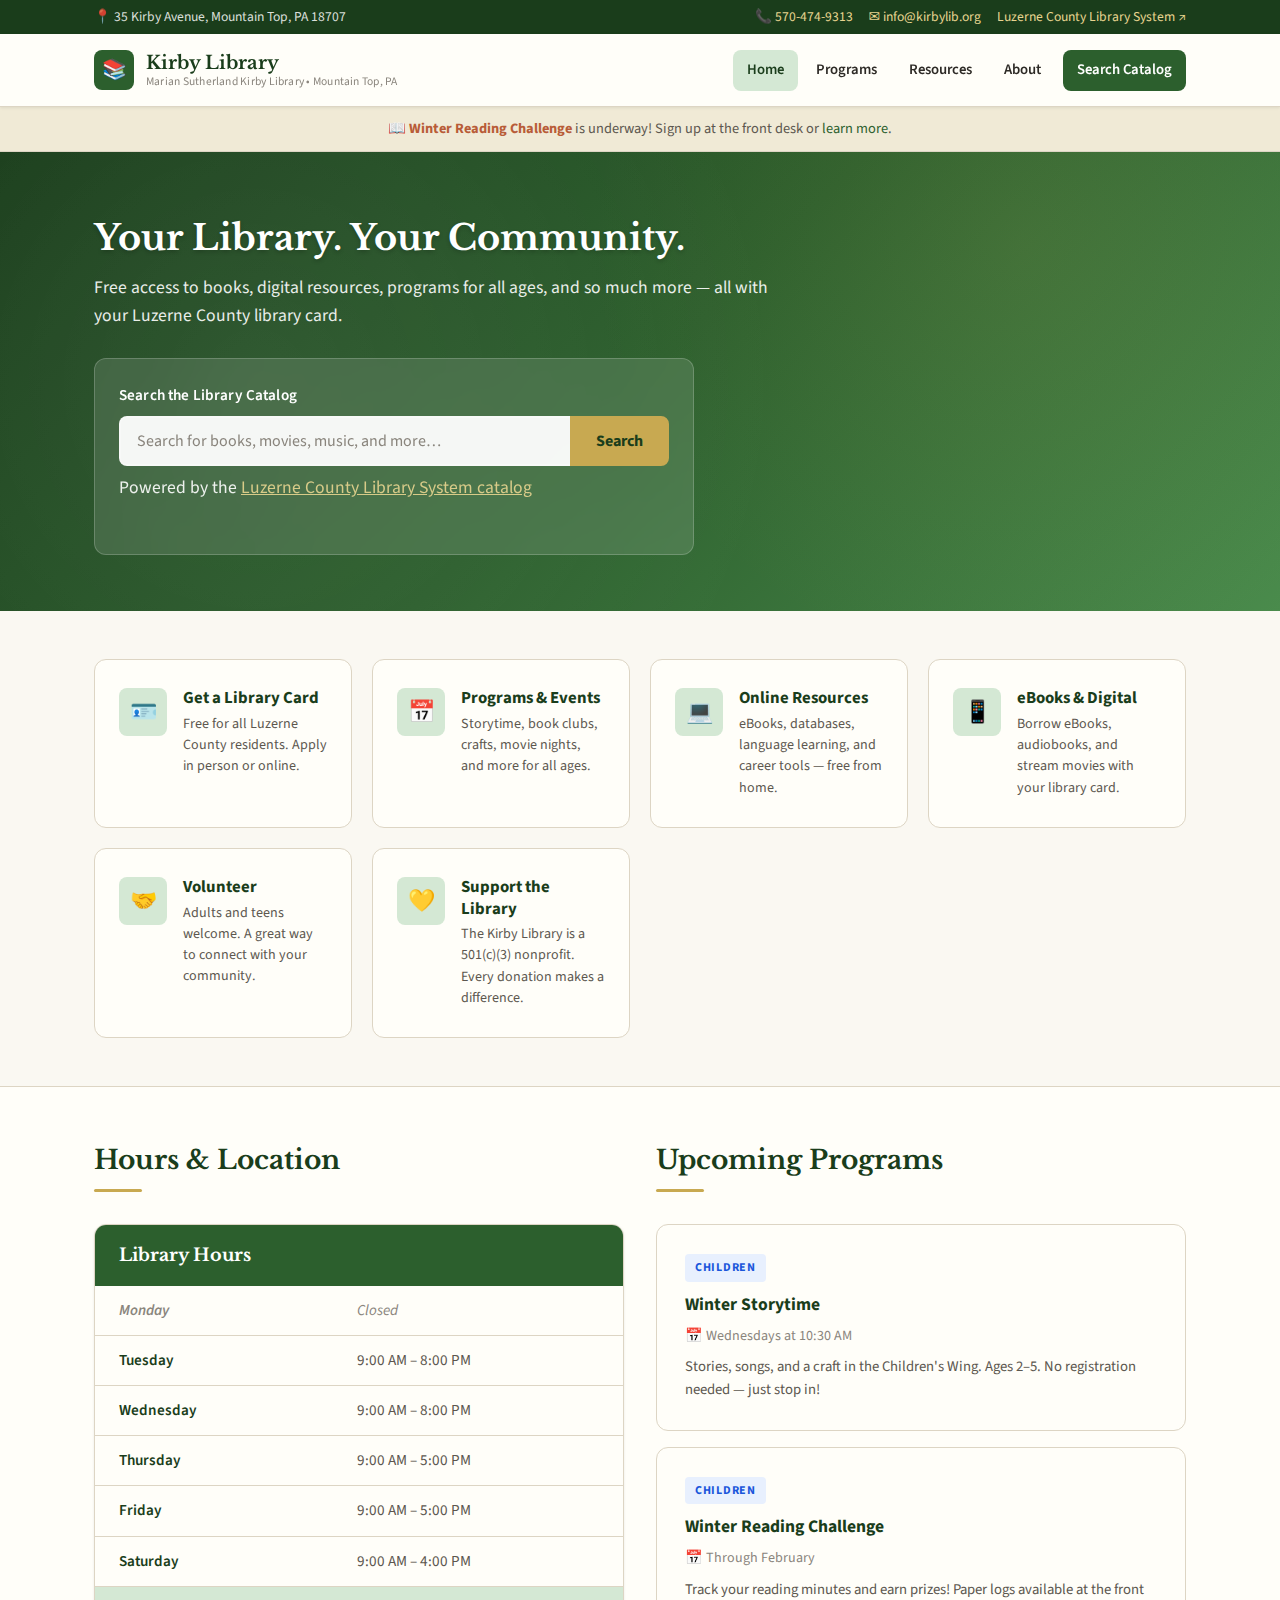
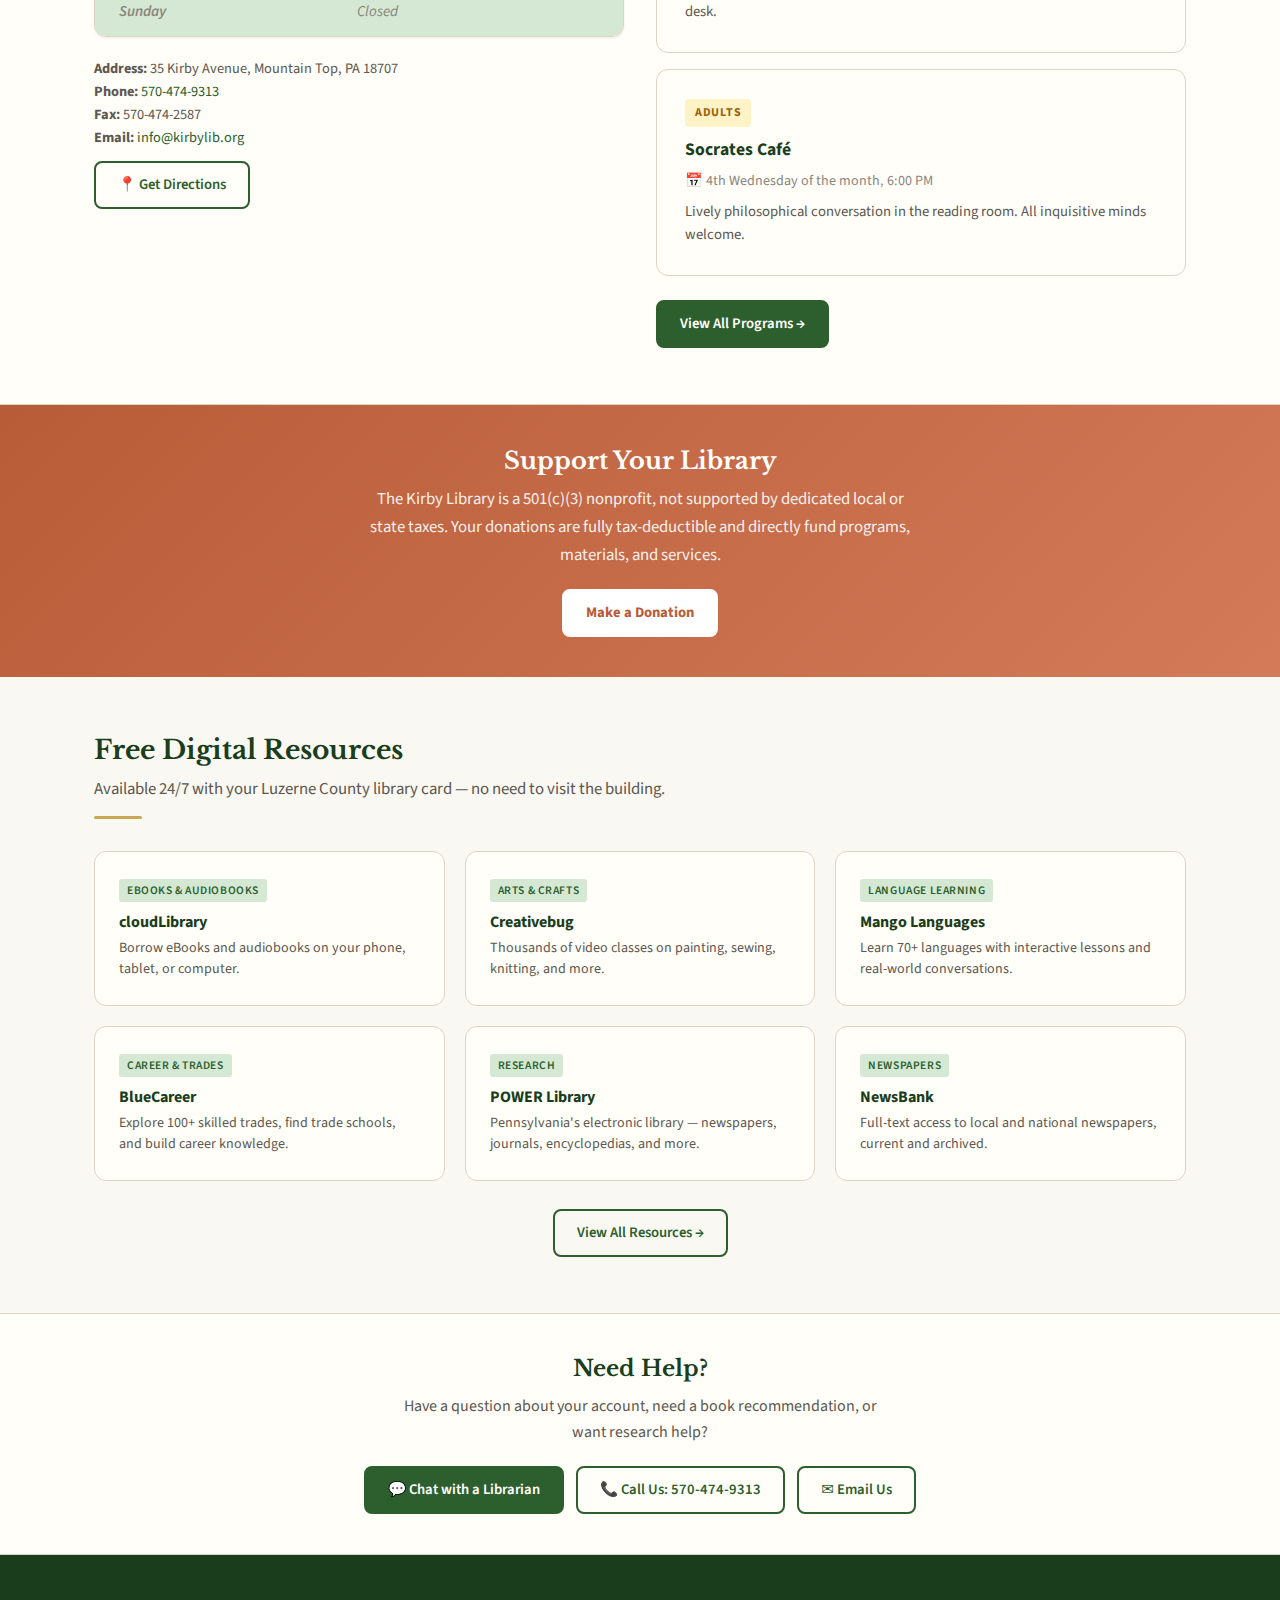
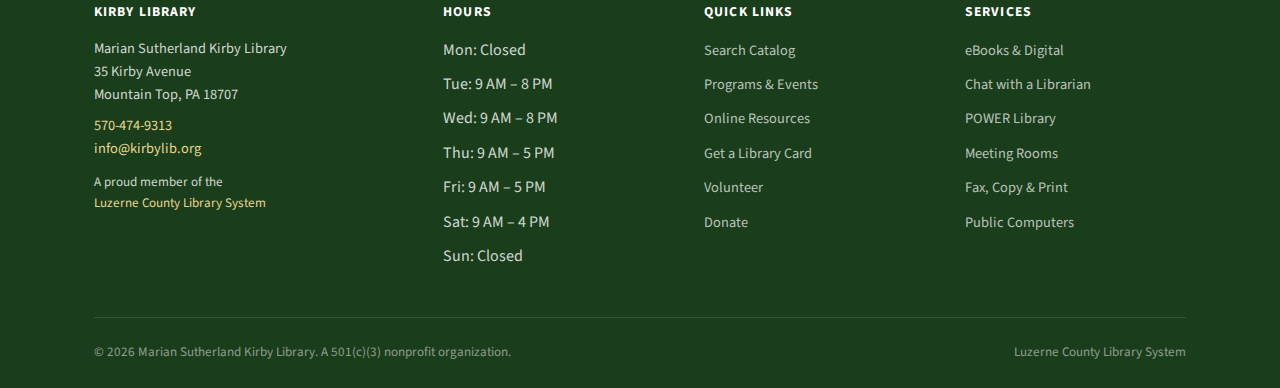
<file: index.html>
<!DOCTYPE html>
<html lang="en">
<head>
  <meta charset="UTF-8">
  <meta name="viewport" content="width=device-width, initial-scale=1.0">
  <title>Marian Sutherland Kirby Library — Mountain Top, PA</title>
  <meta name="description" content="Marian Sutherland Kirby Library in Mountain Top, PA. Part of the Luzerne County Library System. Books, programs, events, and digital resources — all free with your library card.">
  <link rel="stylesheet" href="css/styles.css">
</head>
<body>

<a href="#main" class="skip-link">Skip to main content</a>

<!-- Top Bar -->
<div class="top-bar">
  <div class="container">
    <div class="top-bar-hours">
      <span>📍 35 Kirby Avenue, Mountain Top, PA 18707</span>
    </div>
    <div class="top-bar-contact">
      <a href="tel:570-474-9313">📞 570-474-9313</a>
      <a href="mailto:info@kirbylib.org">✉ info@kirbylib.org</a>
      <a href="https://luzernelibraries.org" target="_blank" rel="noopener">Luzerne County Library System ↗</a>
    </div>
  </div>
</div>

<!-- Header -->
<header class="site-header">
  <div class="container">
    <a href="index.html" class="site-logo">
      <div class="site-logo-icon">📚</div>
      <h1>
        Kirby Library
        <small>Marian Sutherland Kirby Library &bull; Mountain Top, PA</small>
      </h1>
    </a>
    <button class="nav-toggle" aria-label="Toggle navigation" onclick="document.querySelector('.main-nav').classList.toggle('open')">☰</button>
    <nav class="main-nav" aria-label="Main navigation">
      <ul>
        <li><a href="index.html" class="active">Home</a></li>
        <li><a href="programs.html">Programs</a></li>
        <li><a href="resources.html">Resources</a></li>
        <li><a href="about.html">About</a></li>
        <li><a href="https://luzerne.aspendiscovery.org" target="_blank" rel="noopener" class="nav-cta">Search Catalog</a></li>
      </ul>
    </nav>
  </div>
</header>

<!-- Announcement Banner -->
<div class="announcement">
  <div class="container">
    📖 <strong>Winter Reading Challenge</strong> is underway! Sign up at the front desk or <a href="programs.html#reading-challenge">learn more</a>.
  </div>
</div>

<!-- Hero -->
<main id="main">
<section class="hero">
  <div class="container">
    <div class="hero-content">
      <h2>Your Library. Your Community.</h2>
      <p>Free access to books, digital resources, programs for all ages, and so much more — all with your Luzerne County library card.</p>

      <!-- Catalog Search -->
      <div class="catalog-search">
        <label for="catalog-query">Search the Library Catalog</label>
        <form class="catalog-search-bar" action="https://luzerne.aspendiscovery.org/Union/Search" method="GET" target="_blank">
          <input type="hidden" name="searchSource" value="local">
          <input type="text" id="catalog-query" name="lookfor" placeholder="Search for books, movies, music, and more…" autocomplete="off">
          <button type="submit">Search</button>
        </form>
        <p class="catalog-search-hint">
          Powered by the <a href="https://luzerne.aspendiscovery.org" target="_blank" rel="noopener">Luzerne County Library System catalog</a>
        </p>
      </div>
    </div>
  </div>
</section>

<!-- Quick Links -->
<section class="quick-links">
  <div class="container">
    <div class="quick-links-grid">

      <a href="about.html#library-card" class="quick-link-card">
        <div class="quick-link-icon">🪪</div>
        <div>
          <h3>Get a Library Card</h3>
          <p>Free for all Luzerne County residents. Apply in person or online.</p>
        </div>
      </a>

      <a href="programs.html" class="quick-link-card">
        <div class="quick-link-icon">📅</div>
        <div>
          <h3>Programs &amp; Events</h3>
          <p>Storytime, book clubs, crafts, movie nights, and more for all ages.</p>
        </div>
      </a>

      <a href="resources.html" class="quick-link-card">
        <div class="quick-link-icon">💻</div>
        <div>
          <h3>Online Resources</h3>
          <p>eBooks, databases, language learning, and career tools — free from home.</p>
        </div>
      </a>

      <a href="resources.html#digital-services" class="quick-link-card">
        <div class="quick-link-icon">📱</div>
        <div>
          <h3>eBooks &amp; Digital</h3>
          <p>Borrow eBooks, audiobooks, and stream movies with your library card.</p>
        </div>
      </a>

      <a href="about.html#volunteer" class="quick-link-card">
        <div class="quick-link-icon">🤝</div>
        <div>
          <h3>Volunteer</h3>
          <p>Adults and teens welcome. A great way to connect with your community.</p>
        </div>
      </a>

      <a href="about.html#donate" class="quick-link-card">
        <div class="quick-link-icon">💛</div>
        <div>
          <h3>Support the Library</h3>
          <p>The Kirby Library is a 501(c)(3) nonprofit. Every donation makes a difference.</p>
        </div>
      </a>

    </div>
  </div>
</section>

<!-- Hours & Info -->
<section class="section section-alt" id="hours">
  <div class="container">
    <div class="info-grid">

      <div>
        <div class="section-header">
          <h2>Hours &amp; Location</h2>
          <span class="section-line"></span>
        </div>

        <div class="hours-card">
          <div class="hours-card-header">Library Hours</div>
          <table class="hours-table">
            <tr class="closed">
              <td>Monday</td>
              <td>Closed</td>
            </tr>
            <tr>
              <td>Tuesday</td>
              <td>9:00 AM – 8:00 PM</td>
            </tr>
            <tr>
              <td>Wednesday</td>
              <td>9:00 AM – 8:00 PM</td>
            </tr>
            <tr>
              <td>Thursday</td>
              <td>9:00 AM – 5:00 PM</td>
            </tr>
            <tr>
              <td>Friday</td>
              <td>9:00 AM – 5:00 PM</td>
            </tr>
            <tr>
              <td>Saturday</td>
              <td>9:00 AM – 4:00 PM</td>
            </tr>
            <tr class="closed">
              <td>Sunday</td>
              <td>Closed</td>
            </tr>
          </table>
        </div>

        <div style="margin-top: 20px;">
          <p style="color: var(--color-text-light); font-size: 0.9rem; line-height: 1.6;">
            <strong>Address:</strong> 35 Kirby Avenue, Mountain Top, PA 18707<br>
            <strong>Phone:</strong> <a href="tel:570-474-9313">570-474-9313</a><br>
            <strong>Fax:</strong> 570-474-2587<br>
            <strong>Email:</strong> <a href="mailto:info@kirbylib.org">info@kirbylib.org</a>
          </p>
          <a href="https://www.google.com/maps/place/Marian+Sutherland+Kirby+Library/@41.1367,-75.8997,17z" target="_blank" rel="noopener" class="btn btn-outline" style="margin-top: 12px;">
            📍 Get Directions
          </a>
        </div>
      </div>

      <div>
        <div class="section-header">
          <h2>Upcoming Programs</h2>
          <span class="section-line"></span>
        </div>

        <div class="program-card" style="margin-bottom: 16px;">
          <span class="program-card-tag tag-children">Children</span>
          <h3>Winter Storytime</h3>
          <div class="program-time">📅 Wednesdays at 10:30 AM</div>
          <p>Stories, songs, and a craft in the Children's Wing. Ages 2–5. No registration needed — just stop in!</p>
        </div>

        <div class="program-card" style="margin-bottom: 16px;">
          <span class="program-card-tag tag-children">Children</span>
          <h3>Winter Reading Challenge</h3>
          <div class="program-time">📅 Through February</div>
          <p>Track your reading minutes and earn prizes! Paper logs available at the front desk.</p>
        </div>

        <div class="program-card" style="margin-bottom: 16px;">
          <span class="program-card-tag tag-adults">Adults</span>
          <h3>Socrates Café</h3>
          <div class="program-time">📅 4th Wednesday of the month, 6:00 PM</div>
          <p>Lively philosophical conversation in the reading room. All inquisitive minds welcome.</p>
        </div>

        <a href="programs.html" class="btn btn-primary" style="margin-top: 8px;">View All Programs →</a>
      </div>

    </div>
  </div>
</section>

<!-- Donate Banner -->
<section class="donate-banner">
  <div class="container">
    <h2>Support Your Library</h2>
    <p>The Kirby Library is a 501(c)(3) nonprofit, not supported by dedicated local or state taxes. Your donations are fully tax-deductible and directly fund programs, materials, and services.</p>
    <a href="about.html#donate" class="btn">Make a Donation</a>
  </div>
</section>

<!-- Resources Preview -->
<section class="section" id="resources-preview">
  <div class="container">
    <div class="section-header">
      <h2>Free Digital Resources</h2>
      <p>Available 24/7 with your Luzerne County library card — no need to visit the building.</p>
      <span class="section-line"></span>
    </div>

    <div class="resources-grid">

      <a href="https://www.yourcloudlibrary.com" target="_blank" rel="noopener" class="resource-card">
        <span class="resource-badge">eBooks &amp; Audiobooks</span>
        <h3>cloudLibrary</h3>
        <p>Borrow eBooks and audiobooks on your phone, tablet, or computer.</p>
      </a>

      <a href="https://www.creativebug.com/lib/luzernelibraries" target="_blank" rel="noopener" class="resource-card">
        <span class="resource-badge">Arts &amp; Crafts</span>
        <h3>Creativebug</h3>
        <p>Thousands of video classes on painting, sewing, knitting, and more.</p>
      </a>

      <a href="https://www.mangolanguages.com" target="_blank" rel="noopener" class="resource-card">
        <span class="resource-badge">Language Learning</span>
        <h3>Mango Languages</h3>
        <p>Learn 70+ languages with interactive lessons and real-world conversations.</p>
      </a>

      <a href="https://app.bluerecruit.us/library/welcome/wilkes-barre" target="_blank" rel="noopener" class="resource-card">
        <span class="resource-badge">Career &amp; Trades</span>
        <h3>BlueCareer</h3>
        <p>Explore 100+ skilled trades, find trade schools, and build career knowledge.</p>
      </a>

      <a href="https://www.powerlibrary.org/e-resources/?all=y&ID=PL1533" target="_blank" rel="noopener" class="resource-card">
        <span class="resource-badge">Research</span>
        <h3>POWER Library</h3>
        <p>Pennsylvania's electronic library — newspapers, journals, encyclopedias, and more.</p>
      </a>

      <a href="https://infoweb.newsbank.com/apps/news/?p=NewsBank" target="_blank" rel="noopener" class="resource-card">
        <span class="resource-badge">Newspapers</span>
        <h3>NewsBank</h3>
        <p>Full-text access to local and national newspapers, current and archived.</p>
      </a>

    </div>

    <div style="text-align: center; margin-top: 28px;">
      <a href="resources.html" class="btn btn-outline">View All Resources →</a>
    </div>
  </div>
</section>

<!-- Chat CTA -->
<section class="section section-alt" style="text-align: center; padding: 40px 0;">
  <div class="container">
    <h2 style="font-size: 1.4rem; margin-bottom: 10px;">Need Help?</h2>
    <p style="color: var(--color-text-light); max-width: 480px; margin: 0 auto 20px;">
      Have a question about your account, need a book recommendation, or want research help?
    </p>
    <div style="display: flex; gap: 12px; justify-content: center; flex-wrap: wrap;">
      <a href="https://luzernelibraries.org/chat-with-a-librarian/" target="_blank" rel="noopener" class="btn btn-primary">💬 Chat with a Librarian</a>
      <a href="tel:570-474-9313" class="btn btn-outline">📞 Call Us: 570-474-9313</a>
      <a href="mailto:info@kirbylib.org" class="btn btn-outline">✉ Email Us</a>
    </div>
  </div>
</section>

</main>

<!-- Footer -->
<footer class="site-footer">
  <div class="container">
    <div class="footer-grid">

      <div class="footer-col">
        <h4>Kirby Library</h4>
        <p>Marian Sutherland Kirby Library<br>
        35 Kirby Avenue<br>
        Mountain Top, PA 18707</p>
        <p><a href="tel:570-474-9313">570-474-9313</a><br>
        <a href="mailto:info@kirbylib.org">info@kirbylib.org</a></p>
        <p style="margin-top: 12px; font-size: 0.82rem;">
          A proud member of the<br>
          <a href="https://luzernelibraries.org" target="_blank" rel="noopener">Luzerne County Library System</a>
        </p>
      </div>

      <div class="footer-col">
        <h4>Hours</h4>
        <ul>
          <li>Mon: Closed</li>
          <li>Tue: 9 AM – 8 PM</li>
          <li>Wed: 9 AM – 8 PM</li>
          <li>Thu: 9 AM – 5 PM</li>
          <li>Fri: 9 AM – 5 PM</li>
          <li>Sat: 9 AM – 4 PM</li>
          <li>Sun: Closed</li>
        </ul>
      </div>

      <div class="footer-col">
        <h4>Quick Links</h4>
        <ul>
          <li><a href="https://luzerne.aspendiscovery.org" target="_blank" rel="noopener">Search Catalog</a></li>
          <li><a href="programs.html">Programs &amp; Events</a></li>
          <li><a href="resources.html">Online Resources</a></li>
          <li><a href="about.html#library-card">Get a Library Card</a></li>
          <li><a href="about.html#volunteer">Volunteer</a></li>
          <li><a href="about.html#donate">Donate</a></li>
        </ul>
      </div>

      <div class="footer-col">
        <h4>Services</h4>
        <ul>
          <li><a href="resources.html#digital-services">eBooks &amp; Digital</a></li>
          <li><a href="https://luzernelibraries.org/chat-with-a-librarian/" target="_blank" rel="noopener">Chat with a Librarian</a></li>
          <li><a href="resources.html">POWER Library</a></li>
          <li><a href="about.html#meeting-rooms">Meeting Rooms</a></li>
          <li><a href="about.html#services">Fax, Copy &amp; Print</a></li>
          <li><a href="about.html#internet">Public Computers</a></li>
        </ul>
      </div>

    </div>

    <div class="footer-bottom">
      <p>&copy; 2026 Marian Sutherland Kirby Library. A 501(c)(3) nonprofit organization.</p>
      <p>
        <a href="https://luzernelibraries.org" target="_blank" rel="noopener">Luzerne County Library System</a>
      </p>
    </div>
  </div>
</footer>

<script>
  // Highlight today's hours row
  const days = ['Sunday','Monday','Tuesday','Wednesday','Thursday','Friday','Saturday'];
  const today = days[new Date().getDay()];
  document.querySelectorAll('.hours-table tr').forEach(row => {
    if (row.querySelector('td')?.textContent.trim() === today) {
      row.classList.add('hours-today');
    }
  });
</script>

</body>
</html>
</file>
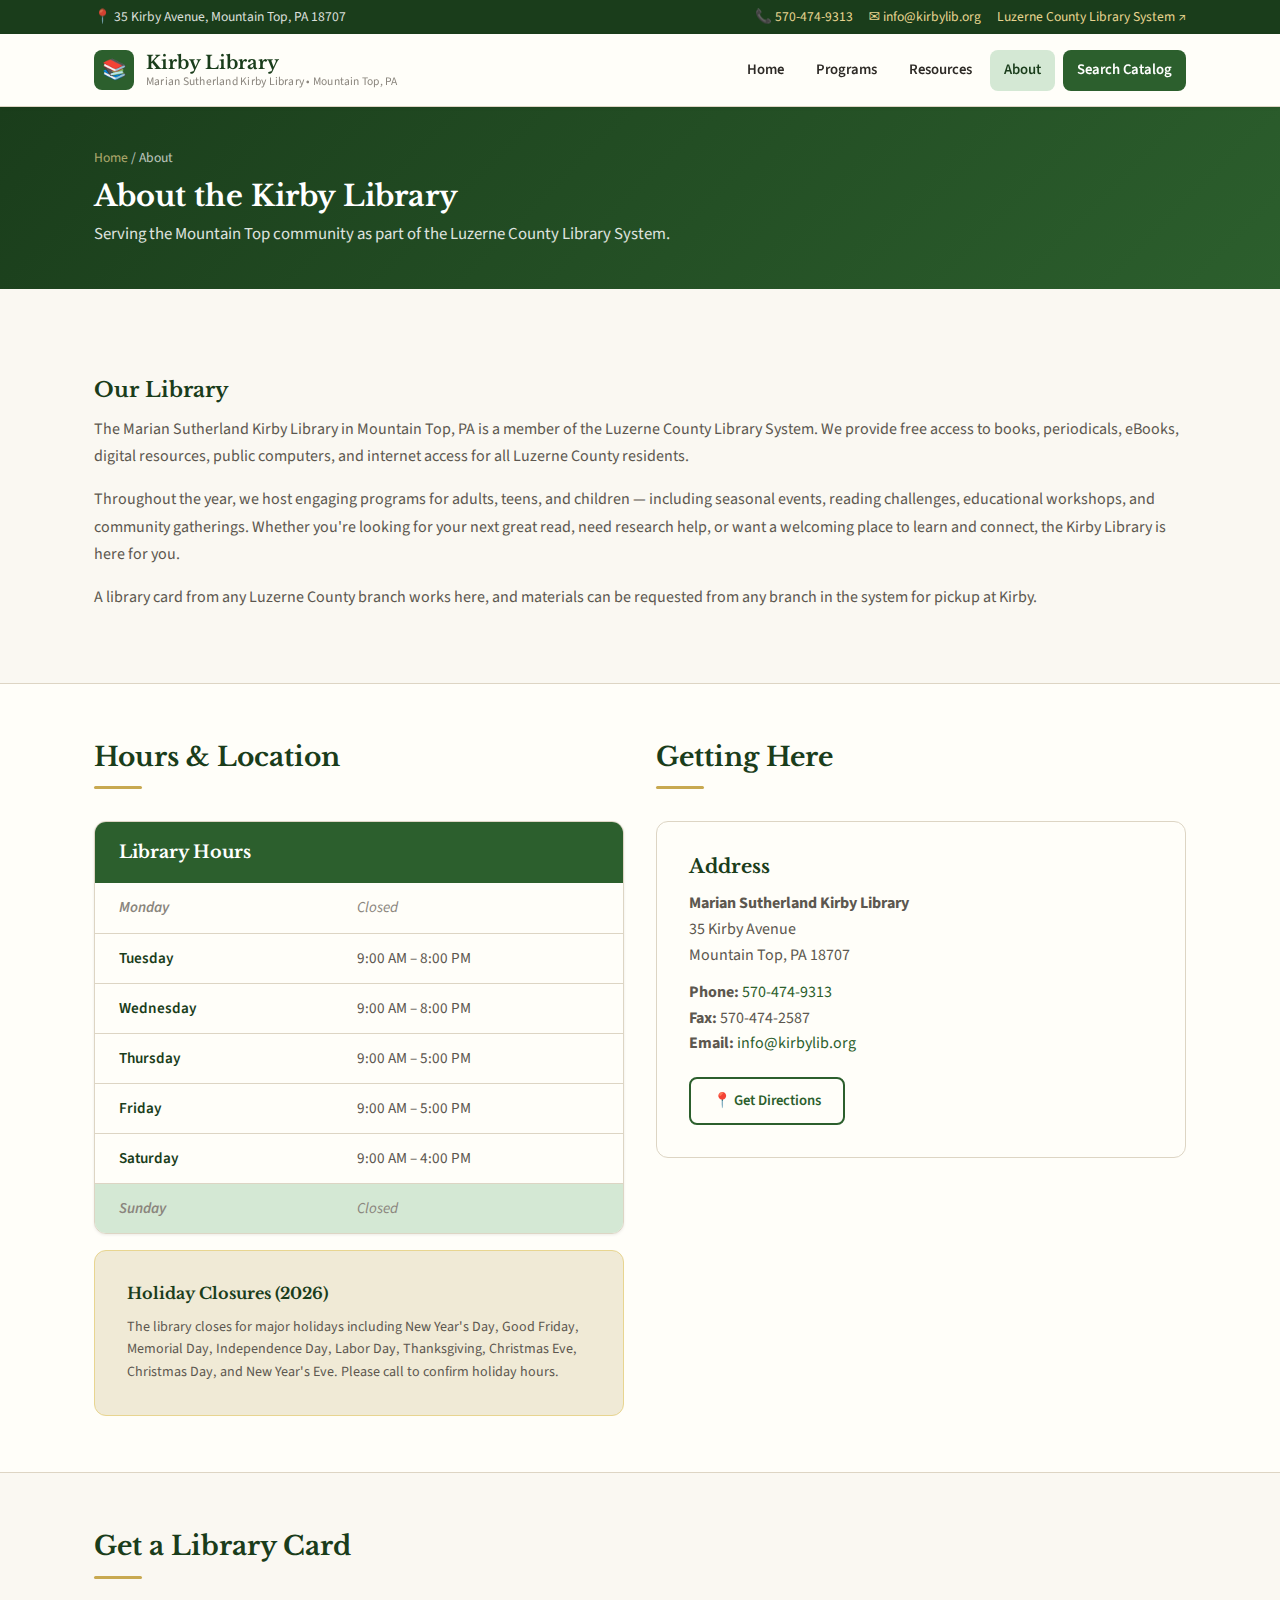
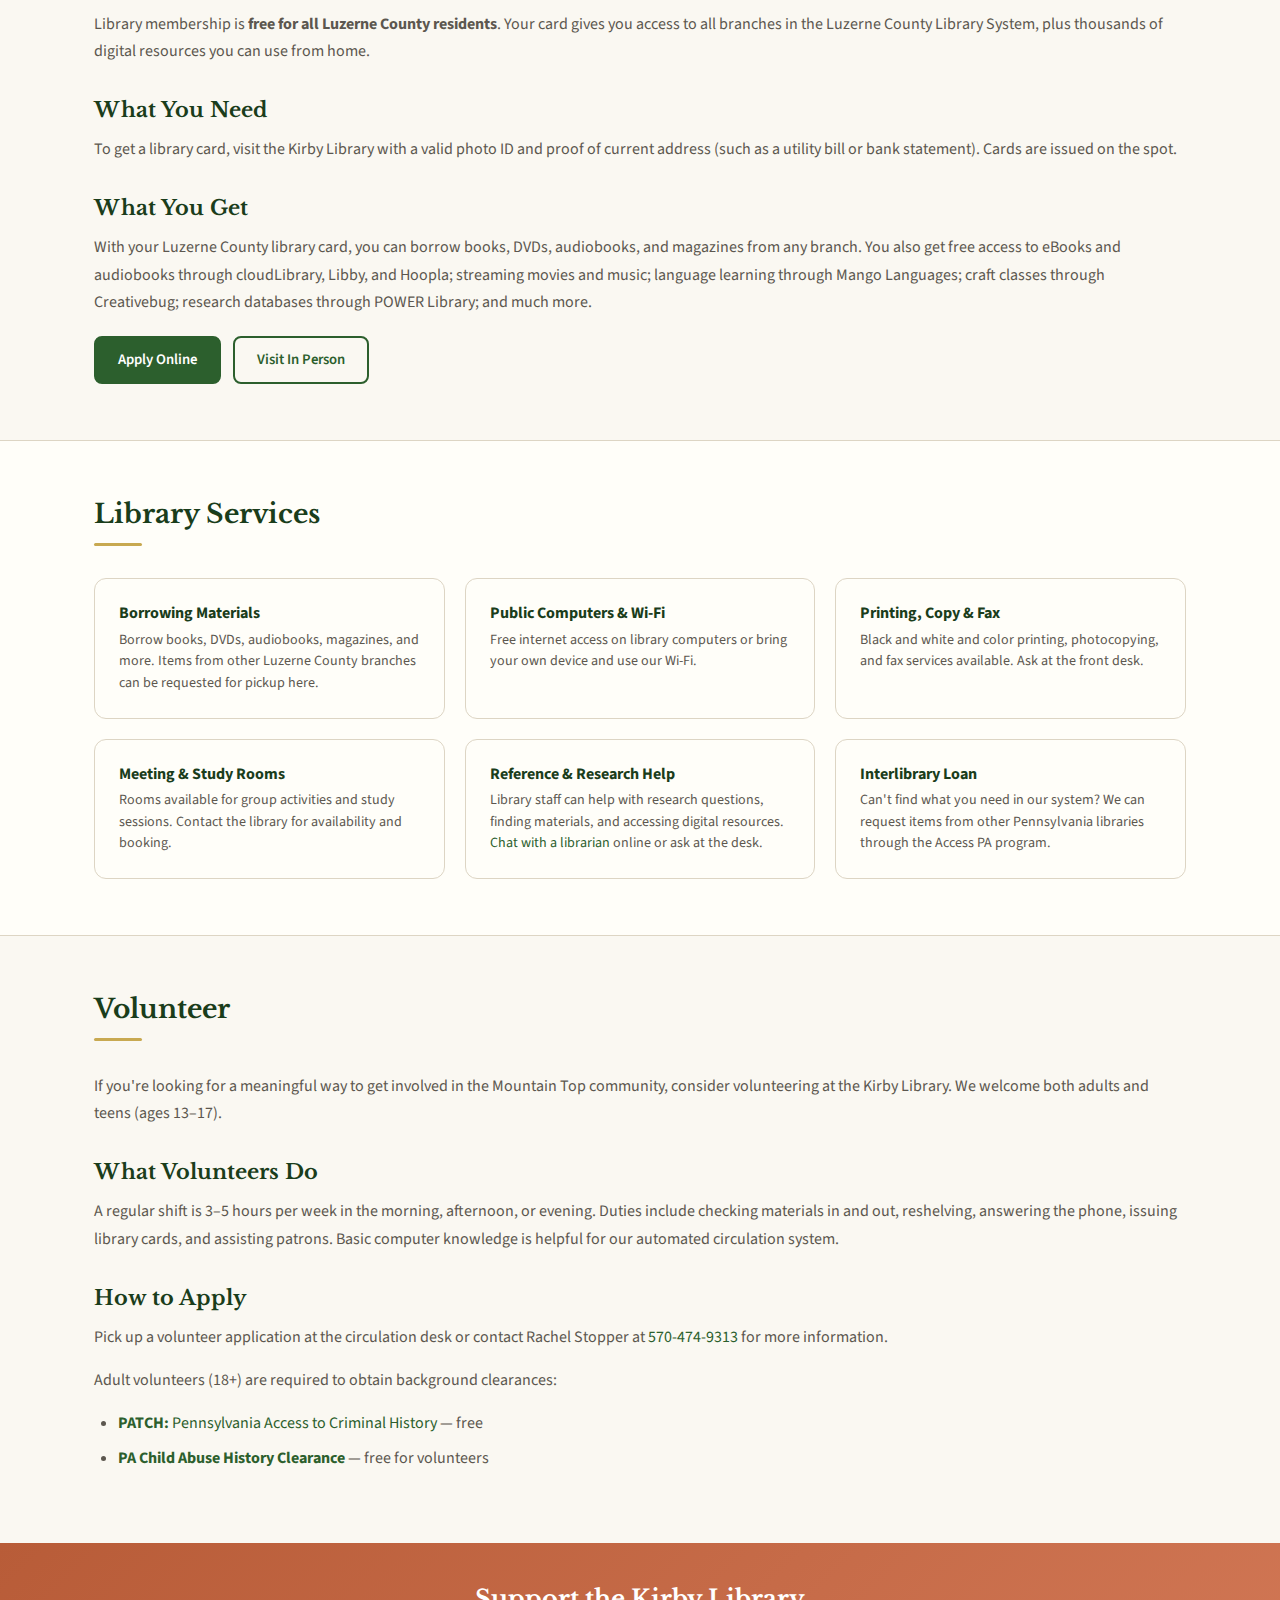
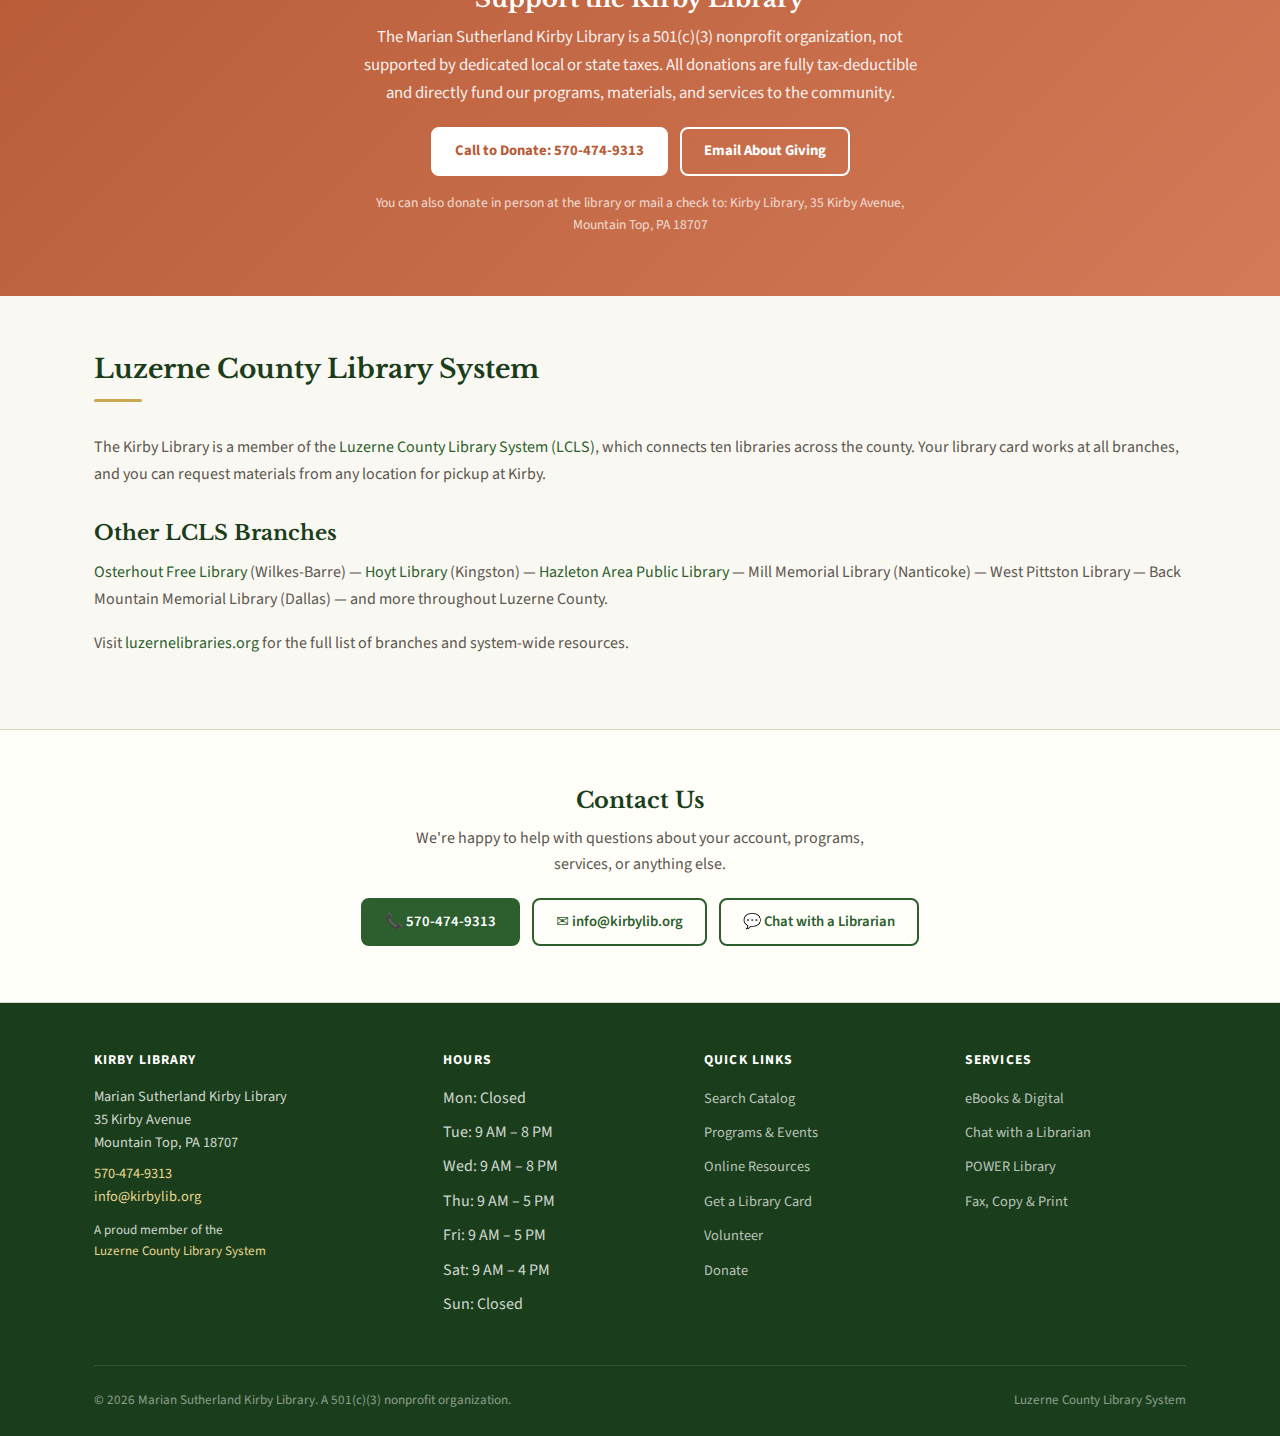
<file: about.html>
<!DOCTYPE html>
<html lang="en">
<head>
  <meta charset="UTF-8">
  <meta name="viewport" content="width=device-width, initial-scale=1.0">
  <title>About — Kirby Library</title>
  <meta name="description" content="About the Marian Sutherland Kirby Library. Hours, location, services, volunteering, and how to support your local library.">
  <link rel="stylesheet" href="css/styles.css">
</head>
<body>

<a href="#main" class="skip-link">Skip to main content</a>

<!-- Top Bar -->
<div class="top-bar">
  <div class="container">
    <div class="top-bar-hours">
      <span>📍 35 Kirby Avenue, Mountain Top, PA 18707</span>
    </div>
    <div class="top-bar-contact">
      <a href="tel:570-474-9313">📞 570-474-9313</a>
      <a href="mailto:info@kirbylib.org">✉ info@kirbylib.org</a>
      <a href="https://luzernelibraries.org" target="_blank" rel="noopener">Luzerne County Library System ↗</a>
    </div>
  </div>
</div>

<!-- Header -->
<header class="site-header">
  <div class="container">
    <a href="index.html" class="site-logo">
      <div class="site-logo-icon">📚</div>
      <h1>
        Kirby Library
        <small>Marian Sutherland Kirby Library &bull; Mountain Top, PA</small>
      </h1>
    </a>
    <button class="nav-toggle" aria-label="Toggle navigation" onclick="document.querySelector('.main-nav').classList.toggle('open')">☰</button>
    <nav class="main-nav" aria-label="Main navigation">
      <ul>
        <li><a href="index.html">Home</a></li>
        <li><a href="programs.html">Programs</a></li>
        <li><a href="resources.html">Resources</a></li>
        <li><a href="about.html" class="active">About</a></li>
        <li><a href="https://luzerne.aspendiscovery.org" target="_blank" rel="noopener" class="nav-cta">Search Catalog</a></li>
      </ul>
    </nav>
  </div>
</header>

<main id="main">

<!-- Page Header -->
<section class="page-header">
  <div class="container">
    <div class="breadcrumb"><a href="index.html">Home</a> / About</div>
    <h2>About the Kirby Library</h2>
    <p>Serving the Mountain Top community as part of the Luzerne County Library System.</p>
  </div>
</section>

<!-- About / Mission -->
<section class="section">
  <div class="container">
    <div class="content-body">
      <h3>Our Library</h3>
      <p>The Marian Sutherland Kirby Library in Mountain Top, PA is a member of the Luzerne County Library System. We provide free access to books, periodicals, eBooks, digital resources, public computers, and internet access for all Luzerne County residents.</p>
      <p>Throughout the year, we host engaging programs for adults, teens, and children — including seasonal events, reading challenges, educational workshops, and community gatherings. Whether you're looking for your next great read, need research help, or want a welcoming place to learn and connect, the Kirby Library is here for you.</p>
      <p>A library card from any Luzerne County branch works here, and materials can be requested from any branch in the system for pickup at Kirby.</p>
    </div>
  </div>
</section>

<!-- Hours & Location -->
<section class="section section-alt" id="hours">
  <div class="container">
    <div class="info-grid">

      <div>
        <div class="section-header">
          <h2>Hours &amp; Location</h2>
          <span class="section-line"></span>
        </div>

        <div class="hours-card">
          <div class="hours-card-header">Library Hours</div>
          <table class="hours-table">
            <tr class="closed"><td>Monday</td><td>Closed</td></tr>
            <tr><td>Tuesday</td><td>9:00 AM – 8:00 PM</td></tr>
            <tr><td>Wednesday</td><td>9:00 AM – 8:00 PM</td></tr>
            <tr><td>Thursday</td><td>9:00 AM – 5:00 PM</td></tr>
            <tr><td>Friday</td><td>9:00 AM – 5:00 PM</td></tr>
            <tr><td>Saturday</td><td>9:00 AM – 4:00 PM</td></tr>
            <tr class="closed"><td>Sunday</td><td>Closed</td></tr>
          </table>
        </div>

        <div style="margin-top: 16px;">
          <div class="info-block" style="background: var(--color-parchment); border-color: var(--color-gold-light);">
            <h3 style="font-size: 1rem;">Holiday Closures (2026)</h3>
            <p style="font-size: 0.88rem;">The library closes for major holidays including New Year's Day, Good Friday, Memorial Day, Independence Day, Labor Day, Thanksgiving, Christmas Eve, Christmas Day, and New Year's Eve. Please call to confirm holiday hours.</p>
          </div>
        </div>
      </div>

      <div>
        <div class="section-header">
          <h2>Getting Here</h2>
          <span class="section-line"></span>
        </div>

        <div class="info-block">
          <h3>Address</h3>
          <p>
            <strong>Marian Sutherland Kirby Library</strong><br>
            35 Kirby Avenue<br>
            Mountain Top, PA 18707
          </p>
          <p>
            <strong>Phone:</strong> <a href="tel:570-474-9313">570-474-9313</a><br>
            <strong>Fax:</strong> 570-474-2587<br>
            <strong>Email:</strong> <a href="mailto:info@kirbylib.org">info@kirbylib.org</a>
          </p>
          <a href="https://www.google.com/maps/place/Marian+Sutherland+Kirby+Library/@41.1367,-75.8997,17z" target="_blank" rel="noopener" class="btn btn-outline" style="margin-top: 8px;">📍 Get Directions</a>
        </div>
      </div>

    </div>
  </div>
</section>

<!-- Get a Library Card -->
<section class="section" id="library-card">
  <div class="container">
    <div class="content-body">
      <div class="section-header">
        <h2>Get a Library Card</h2>
        <span class="section-line"></span>
      </div>
      <p>Library membership is <strong>free for all Luzerne County residents</strong>. Your card gives you access to all branches in the Luzerne County Library System, plus thousands of digital resources you can use from home.</p>

      <h3>What You Need</h3>
      <p>To get a library card, visit the Kirby Library with a valid photo ID and proof of current address (such as a utility bill or bank statement). Cards are issued on the spot.</p>

      <h3>What You Get</h3>
      <p>With your Luzerne County library card, you can borrow books, DVDs, audiobooks, and magazines from any branch. You also get free access to eBooks and audiobooks through cloudLibrary, Libby, and Hoopla; streaming movies and music; language learning through Mango Languages; craft classes through Creativebug; research databases through POWER Library; and much more.</p>

      <div style="margin-top: 20px; display: flex; gap: 12px; flex-wrap: wrap;">
        <a href="https://luzerne.aspendiscovery.org/MyAccount/SelfReg" target="_blank" rel="noopener" class="btn btn-primary">Apply Online</a>
        <a href="index.html#hours" class="btn btn-outline">Visit In Person</a>
      </div>
    </div>
  </div>
</section>

<!-- Services -->
<section class="section section-alt" id="services">
  <div class="container">
    <div class="section-header">
      <h2>Library Services</h2>
      <span class="section-line"></span>
    </div>

    <div class="resources-grid" style="grid-template-columns: repeat(auto-fit, minmax(260px, 1fr));">

      <div class="resource-card">
        <h3>Borrowing Materials</h3>
        <p>Borrow books, DVDs, audiobooks, magazines, and more. Items from other Luzerne County branches can be requested for pickup here.</p>
      </div>

      <div class="resource-card" id="internet">
        <h3>Public Computers &amp; Wi-Fi</h3>
        <p>Free internet access on library computers or bring your own device and use our Wi-Fi.</p>
      </div>

      <div class="resource-card">
        <h3>Printing, Copy &amp; Fax</h3>
        <p>Black and white and color printing, photocopying, and fax services available. Ask at the front desk.</p>
      </div>

      <div class="resource-card" id="meeting-rooms">
        <h3>Meeting &amp; Study Rooms</h3>
        <p>Rooms available for group activities and study sessions. Contact the library for availability and booking.</p>
      </div>

      <div class="resource-card">
        <h3>Reference &amp; Research Help</h3>
        <p>Library staff can help with research questions, finding materials, and accessing digital resources. <a href="https://luzernelibraries.org/chat-with-a-librarian/" target="_blank" rel="noopener">Chat with a librarian</a> online or ask at the desk.</p>
      </div>

      <div class="resource-card">
        <h3>Interlibrary Loan</h3>
        <p>Can't find what you need in our system? We can request items from other Pennsylvania libraries through the Access PA program.</p>
      </div>

    </div>
  </div>
</section>

<!-- Volunteer -->
<section class="section" id="volunteer">
  <div class="container">
    <div class="content-body">
      <div class="section-header">
        <h2>Volunteer</h2>
        <span class="section-line"></span>
      </div>
      <p>If you're looking for a meaningful way to get involved in the Mountain Top community, consider volunteering at the Kirby Library. We welcome both adults and teens (ages 13–17).</p>

      <h3>What Volunteers Do</h3>
      <p>A regular shift is 3–5 hours per week in the morning, afternoon, or evening. Duties include checking materials in and out, reshelving, answering the phone, issuing library cards, and assisting patrons. Basic computer knowledge is helpful for our automated circulation system.</p>

      <h3>How to Apply</h3>
      <p>Pick up a volunteer application at the circulation desk or contact Rachel Stopper at <a href="tel:570-474-9313">570-474-9313</a> for more information.</p>
      <p>Adult volunteers (18+) are required to obtain background clearances:</p>
      <ul>
        <li><a href="https://epatch.state.pa.us" target="_blank" rel="noopener"><strong>PATCH:</strong> Pennsylvania Access to Criminal History</a> — free</li>
        <li><a href="https://www.compass.state.pa.us/cwis/public/home" target="_blank" rel="noopener"><strong>PA Child Abuse History Clearance</strong></a> — free for volunteers</li>
      </ul>
    </div>
  </div>
</section>

<!-- Donate -->
<section class="donate-banner" id="donate">
  <div class="container">
    <h2>Support the Kirby Library</h2>
    <p>The Marian Sutherland Kirby Library is a 501(c)(3) nonprofit organization, not supported by dedicated local or state taxes. All donations are fully tax-deductible and directly fund our programs, materials, and services to the community.</p>
    <div style="display: flex; gap: 12px; justify-content: center; flex-wrap: wrap;">
      <a href="tel:570-474-9313" class="btn">Call to Donate: 570-474-9313</a>
      <a href="mailto:info@kirbylib.org" class="btn" style="background: transparent; border-color: #fff; color: #fff;">Email About Giving</a>
    </div>
    <p style="font-size: 0.85rem; margin-top: 16px; opacity: 0.75;">You can also donate in person at the library or mail a check to: Kirby Library, 35 Kirby Avenue, Mountain Top, PA 18707</p>
  </div>
</section>

<!-- Luzerne County System -->
<section class="section" id="system">
  <div class="container">
    <div class="content-body">
      <div class="section-header">
        <h2>Luzerne County Library System</h2>
        <span class="section-line"></span>
      </div>
      <p>The Kirby Library is a member of the <a href="https://luzernelibraries.org" target="_blank" rel="noopener">Luzerne County Library System (LCLS)</a>, which connects ten libraries across the county. Your library card works at all branches, and you can request materials from any location for pickup at Kirby.</p>

      <h3>Other LCLS Branches</h3>
      <p>
        <a href="https://osterhout.info" target="_blank" rel="noopener">Osterhout Free Library</a> (Wilkes-Barre) —
        <a href="https://hoytlibrary.org" target="_blank" rel="noopener">Hoyt Library</a> (Kingston) —
        <a href="https://hazletonlibrary.org" target="_blank" rel="noopener">Hazleton Area Public Library</a> —
        Mill Memorial Library (Nanticoke) —
        West Pittston Library —
        Back Mountain Memorial Library (Dallas) —
        and more throughout Luzerne County.
      </p>
      <p>Visit <a href="https://luzernelibraries.org" target="_blank" rel="noopener">luzernelibraries.org</a> for the full list of branches and system-wide resources.</p>
    </div>
  </div>
</section>

<!-- Contact -->
<section class="section section-alt" id="contact" style="text-align: center;">
  <div class="container">
    <h2 style="font-size: 1.4rem; margin-bottom: 10px;">Contact Us</h2>
    <p style="color: var(--color-text-light); max-width: 480px; margin: 0 auto 20px;">
      We're happy to help with questions about your account, programs, services, or anything else.
    </p>
    <div style="display: flex; gap: 12px; justify-content: center; flex-wrap: wrap;">
      <a href="tel:570-474-9313" class="btn btn-primary">📞 570-474-9313</a>
      <a href="mailto:info@kirbylib.org" class="btn btn-outline">✉ info@kirbylib.org</a>
      <a href="https://luzernelibraries.org/chat-with-a-librarian/" target="_blank" rel="noopener" class="btn btn-outline">💬 Chat with a Librarian</a>
    </div>
  </div>
</section>

</main>

<!-- Footer -->
<footer class="site-footer">
  <div class="container">
    <div class="footer-grid">
      <div class="footer-col">
        <h4>Kirby Library</h4>
        <p>Marian Sutherland Kirby Library<br>35 Kirby Avenue<br>Mountain Top, PA 18707</p>
        <p><a href="tel:570-474-9313">570-474-9313</a><br><a href="mailto:info@kirbylib.org">info@kirbylib.org</a></p>
        <p style="margin-top: 12px; font-size: 0.82rem;">A proud member of the<br><a href="https://luzernelibraries.org" target="_blank" rel="noopener">Luzerne County Library System</a></p>
      </div>
      <div class="footer-col">
        <h4>Hours</h4>
        <ul>
          <li>Mon: Closed</li>
          <li>Tue: 9 AM – 8 PM</li>
          <li>Wed: 9 AM – 8 PM</li>
          <li>Thu: 9 AM – 5 PM</li>
          <li>Fri: 9 AM – 5 PM</li>
          <li>Sat: 9 AM – 4 PM</li>
          <li>Sun: Closed</li>
        </ul>
      </div>
      <div class="footer-col">
        <h4>Quick Links</h4>
        <ul>
          <li><a href="https://luzerne.aspendiscovery.org" target="_blank" rel="noopener">Search Catalog</a></li>
          <li><a href="programs.html">Programs &amp; Events</a></li>
          <li><a href="resources.html">Online Resources</a></li>
          <li><a href="about.html#library-card">Get a Library Card</a></li>
          <li><a href="about.html#volunteer">Volunteer</a></li>
          <li><a href="about.html#donate">Donate</a></li>
        </ul>
      </div>
      <div class="footer-col">
        <h4>Services</h4>
        <ul>
          <li><a href="resources.html#digital-services">eBooks &amp; Digital</a></li>
          <li><a href="https://luzernelibraries.org/chat-with-a-librarian/" target="_blank" rel="noopener">Chat with a Librarian</a></li>
          <li><a href="resources.html">POWER Library</a></li>
          <li><a href="about.html#services">Fax, Copy &amp; Print</a></li>
        </ul>
      </div>
    </div>
    <div class="footer-bottom">
      <p>&copy; 2026 Marian Sutherland Kirby Library. A 501(c)(3) nonprofit organization.</p>
      <p><a href="https://luzernelibraries.org" target="_blank" rel="noopener">Luzerne County Library System</a></p>
    </div>
  </div>
</footer>

<script>
  const days = ['Sunday','Monday','Tuesday','Wednesday','Thursday','Friday','Saturday'];
  const today = days[new Date().getDay()];
  document.querySelectorAll('.hours-table tr').forEach(row => {
    if (row.querySelector('td')?.textContent.trim() === today) {
      row.classList.add('hours-today');
    }
  });
</script>

</body>
</html>
</file>
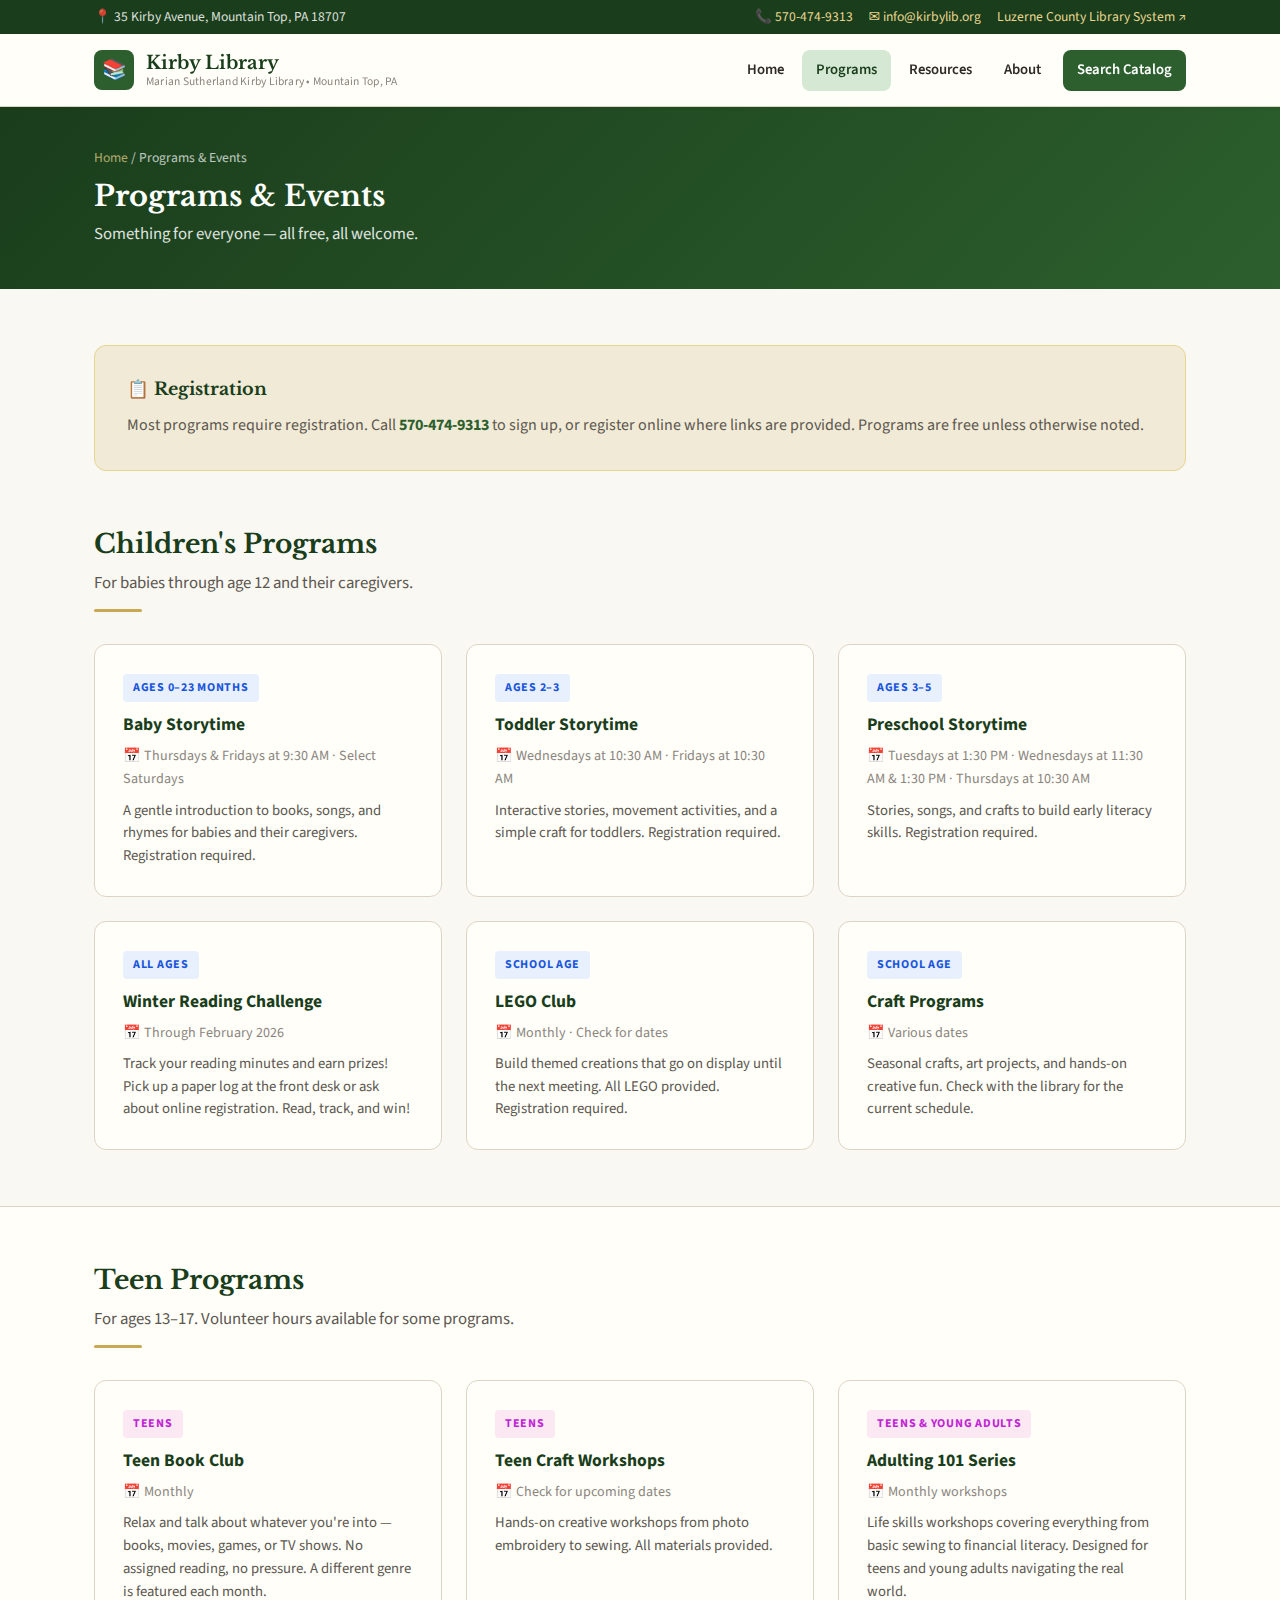
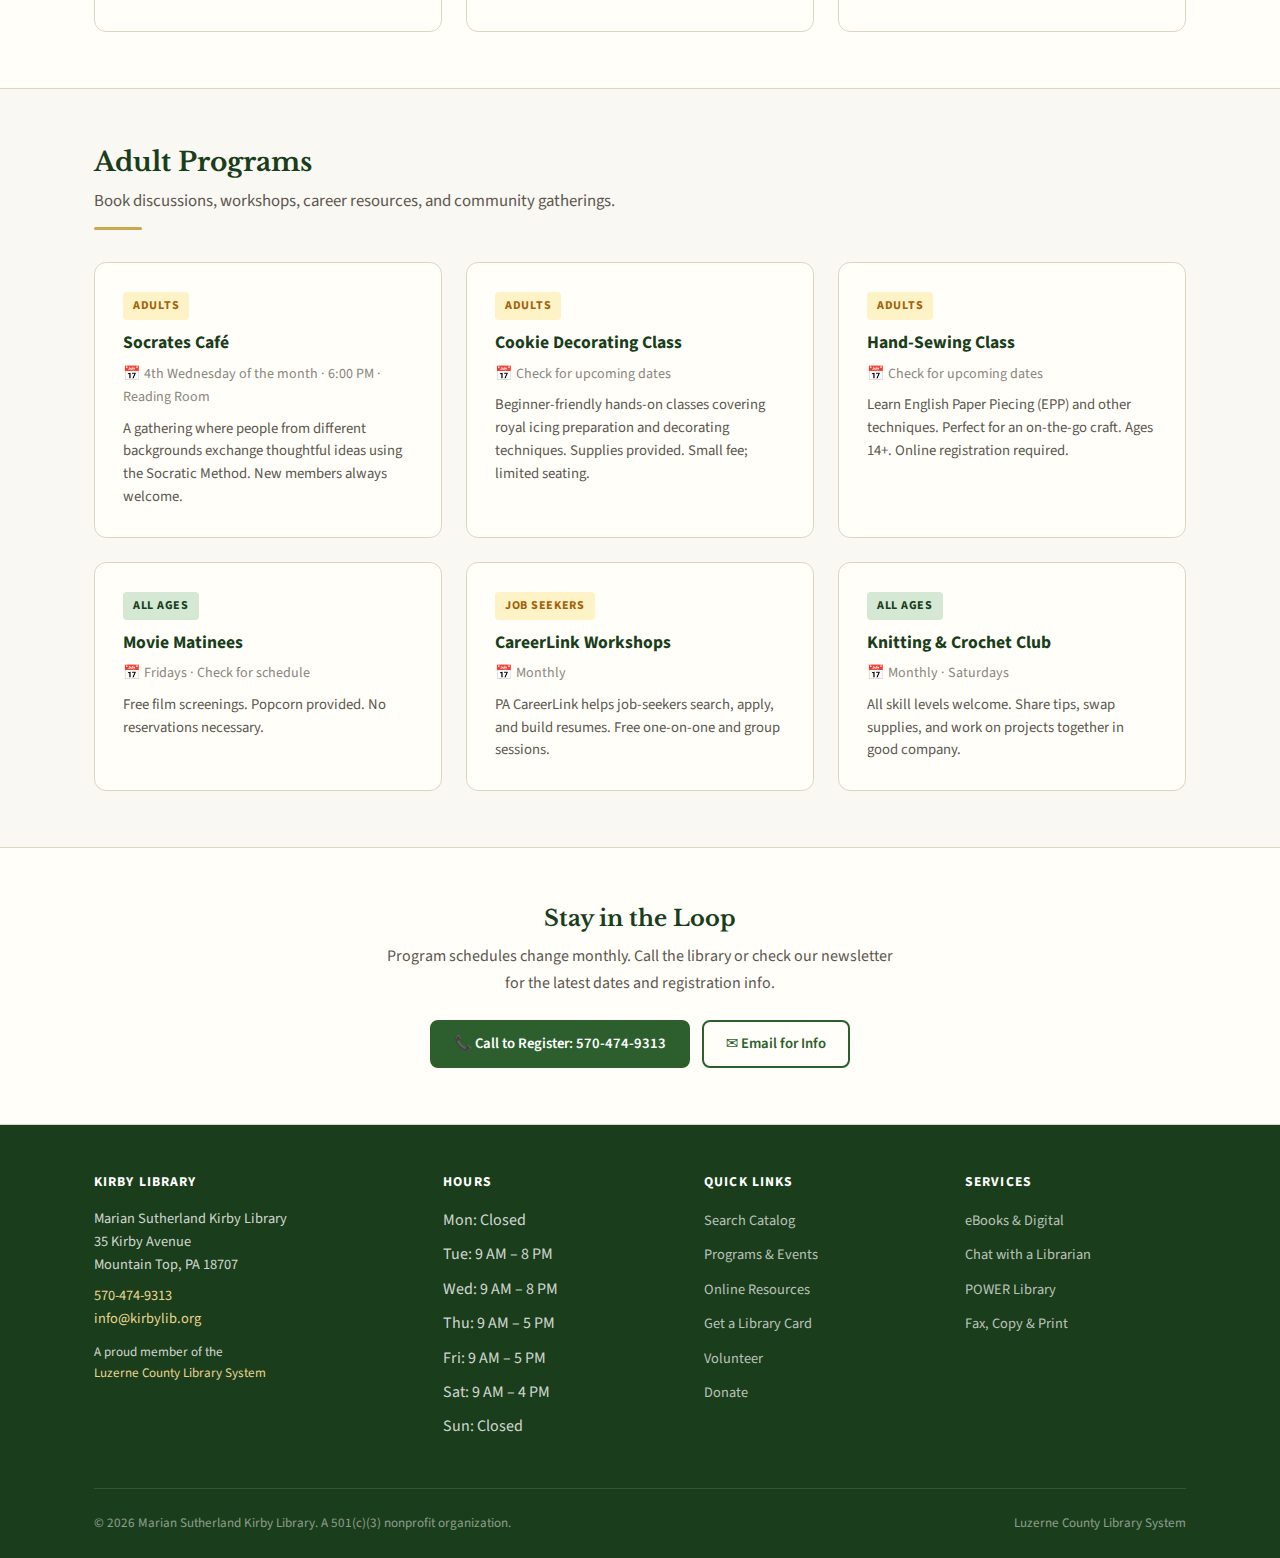
<file: programs.html>
<!DOCTYPE html>
<html lang="en">
<head>
  <meta charset="UTF-8">
  <meta name="viewport" content="width=device-width, initial-scale=1.0">
  <title>Programs &amp; Events — Kirby Library</title>
  <meta name="description" content="Programs and events at the Marian Sutherland Kirby Library. Storytime, book clubs, crafts, career workshops, and more for children, teens, and adults.">
  <link rel="stylesheet" href="css/styles.css">
</head>
<body>

<a href="#main" class="skip-link">Skip to main content</a>

<!-- Top Bar -->
<div class="top-bar">
  <div class="container">
    <div class="top-bar-hours">
      <span>📍 35 Kirby Avenue, Mountain Top, PA 18707</span>
    </div>
    <div class="top-bar-contact">
      <a href="tel:570-474-9313">📞 570-474-9313</a>
      <a href="mailto:info@kirbylib.org">✉ info@kirbylib.org</a>
      <a href="https://luzernelibraries.org" target="_blank" rel="noopener">Luzerne County Library System ↗</a>
    </div>
  </div>
</div>

<!-- Header -->
<header class="site-header">
  <div class="container">
    <a href="index.html" class="site-logo">
      <div class="site-logo-icon">📚</div>
      <h1>
        Kirby Library
        <small>Marian Sutherland Kirby Library &bull; Mountain Top, PA</small>
      </h1>
    </a>
    <button class="nav-toggle" aria-label="Toggle navigation" onclick="document.querySelector('.main-nav').classList.toggle('open')">☰</button>
    <nav class="main-nav" aria-label="Main navigation">
      <ul>
        <li><a href="index.html">Home</a></li>
        <li><a href="programs.html" class="active">Programs</a></li>
        <li><a href="resources.html">Resources</a></li>
        <li><a href="about.html">About</a></li>
        <li><a href="https://luzerne.aspendiscovery.org" target="_blank" rel="noopener" class="nav-cta">Search Catalog</a></li>
      </ul>
    </nav>
  </div>
</header>

<main id="main">

<!-- Page Header -->
<section class="page-header">
  <div class="container">
    <div class="breadcrumb"><a href="index.html">Home</a> / Programs &amp; Events</div>
    <h2>Programs &amp; Events</h2>
    <p>Something for everyone — all free, all welcome.</p>
  </div>
</section>

<!-- Registration Notice -->
<section class="section" style="padding-bottom: 0;">
  <div class="container">
    <div class="info-block" style="background: var(--color-parchment); border-color: var(--color-gold-light);">
      <h3 style="font-size: 1.1rem;">📋 Registration</h3>
      <p>Most programs require registration. Call <a href="tel:570-474-9313"><strong>570-474-9313</strong></a> to sign up, or register online where links are provided. Programs are free unless otherwise noted.</p>
    </div>
  </div>
</section>

<!-- Children's Programs -->
<section class="section" id="children">
  <div class="container">
    <div class="section-header">
      <h2>Children's Programs</h2>
      <p>For babies through age 12 and their caregivers.</p>
      <span class="section-line"></span>
    </div>

    <div class="programs-grid">

      <div class="program-card">
        <span class="program-card-tag tag-children">Ages 0–23 months</span>
        <h3>Baby Storytime</h3>
        <div class="program-time">📅 Thursdays &amp; Fridays at 9:30 AM · Select Saturdays</div>
        <p>A gentle introduction to books, songs, and rhymes for babies and their caregivers. Registration required.</p>
      </div>

      <div class="program-card">
        <span class="program-card-tag tag-children">Ages 2–3</span>
        <h3>Toddler Storytime</h3>
        <div class="program-time">📅 Wednesdays at 10:30 AM · Fridays at 10:30 AM</div>
        <p>Interactive stories, movement activities, and a simple craft for toddlers. Registration required.</p>
      </div>

      <div class="program-card">
        <span class="program-card-tag tag-children">Ages 3–5</span>
        <h3>Preschool Storytime</h3>
        <div class="program-time">📅 Tuesdays at 1:30 PM · Wednesdays at 11:30 AM &amp; 1:30 PM · Thursdays at 10:30 AM</div>
        <p>Stories, songs, and crafts to build early literacy skills. Registration required.</p>
      </div>

      <div class="program-card" id="reading-challenge">
        <span class="program-card-tag tag-children">All Ages</span>
        <h3>Winter Reading Challenge</h3>
        <div class="program-time">📅 Through February 2026</div>
        <p>Track your reading minutes and earn prizes! Pick up a paper log at the front desk or ask about online registration. Read, track, and win!</p>
      </div>

      <div class="program-card">
        <span class="program-card-tag tag-children">School Age</span>
        <h3>LEGO Club</h3>
        <div class="program-time">📅 Monthly · Check for dates</div>
        <p>Build themed creations that go on display until the next meeting. All LEGO provided. Registration required.</p>
      </div>

      <div class="program-card">
        <span class="program-card-tag tag-children">School Age</span>
        <h3>Craft Programs</h3>
        <div class="program-time">📅 Various dates</div>
        <p>Seasonal crafts, art projects, and hands-on creative fun. Check with the library for the current schedule.</p>
      </div>

    </div>
  </div>
</section>

<!-- Teen Programs -->
<section class="section section-alt" id="teens">
  <div class="container">
    <div class="section-header">
      <h2>Teen Programs</h2>
      <p>For ages 13–17. Volunteer hours available for some programs.</p>
      <span class="section-line"></span>
    </div>

    <div class="programs-grid">

      <div class="program-card">
        <span class="program-card-tag tag-teens">Teens</span>
        <h3>Teen Book Club</h3>
        <div class="program-time">📅 Monthly</div>
        <p>Relax and talk about whatever you're into — books, movies, games, or TV shows. No assigned reading, no pressure. A different genre is featured each month.</p>
      </div>

      <div class="program-card">
        <span class="program-card-tag tag-teens">Teens</span>
        <h3>Teen Craft Workshops</h3>
        <div class="program-time">📅 Check for upcoming dates</div>
        <p>Hands-on creative workshops from photo embroidery to sewing. All materials provided.</p>
      </div>

      <div class="program-card">
        <span class="program-card-tag tag-teens">Teens &amp; Young Adults</span>
        <h3>Adulting 101 Series</h3>
        <div class="program-time">📅 Monthly workshops</div>
        <p>Life skills workshops covering everything from basic sewing to financial literacy. Designed for teens and young adults navigating the real world.</p>
      </div>

    </div>
  </div>
</section>

<!-- Adult Programs -->
<section class="section" id="adults">
  <div class="container">
    <div class="section-header">
      <h2>Adult Programs</h2>
      <p>Book discussions, workshops, career resources, and community gatherings.</p>
      <span class="section-line"></span>
    </div>

    <div class="programs-grid">

      <div class="program-card">
        <span class="program-card-tag tag-adults">Adults</span>
        <h3>Socrates Café</h3>
        <div class="program-time">📅 4th Wednesday of the month · 6:00 PM · Reading Room</div>
        <p>A gathering where people from different backgrounds exchange thoughtful ideas using the Socratic Method. New members always welcome.</p>
      </div>

      <div class="program-card">
        <span class="program-card-tag tag-adults">Adults</span>
        <h3>Cookie Decorating Class</h3>
        <div class="program-time">📅 Check for upcoming dates</div>
        <p>Beginner-friendly hands-on classes covering royal icing preparation and decorating techniques. Supplies provided. Small fee; limited seating.</p>
      </div>

      <div class="program-card">
        <span class="program-card-tag tag-adults">Adults</span>
        <h3>Hand-Sewing Class</h3>
        <div class="program-time">📅 Check for upcoming dates</div>
        <p>Learn English Paper Piecing (EPP) and other techniques. Perfect for an on-the-go craft. Ages 14+. Online registration required.</p>
      </div>

      <div class="program-card">
        <span class="program-card-tag tag-all-ages">All Ages</span>
        <h3>Movie Matinees</h3>
        <div class="program-time">📅 Fridays · Check for schedule</div>
        <p>Free film screenings. Popcorn provided. No reservations necessary.</p>
      </div>

      <div class="program-card">
        <span class="program-card-tag tag-adults">Job Seekers</span>
        <h3>CareerLink Workshops</h3>
        <div class="program-time">📅 Monthly</div>
        <p>PA CareerLink helps job-seekers search, apply, and build resumes. Free one-on-one and group sessions.</p>
      </div>

      <div class="program-card">
        <span class="program-card-tag tag-all-ages">All Ages</span>
        <h3>Knitting &amp; Crochet Club</h3>
        <div class="program-time">📅 Monthly · Saturdays</div>
        <p>All skill levels welcome. Share tips, swap supplies, and work on projects together in good company.</p>
      </div>

    </div>
  </div>
</section>

<!-- Calendar / Registration CTA -->
<section class="section section-alt" style="text-align: center;">
  <div class="container">
    <h2 style="font-size: 1.4rem; margin-bottom: 10px;">Stay in the Loop</h2>
    <p style="color: var(--color-text-light); max-width: 520px; margin: 0 auto 24px;">
      Program schedules change monthly. Call the library or check our newsletter for the latest dates and registration info.
    </p>
    <div style="display: flex; gap: 12px; justify-content: center; flex-wrap: wrap;">
      <a href="tel:570-474-9313" class="btn btn-primary">📞 Call to Register: 570-474-9313</a>
      <a href="mailto:info@kirbylib.org" class="btn btn-outline">✉ Email for Info</a>
    </div>
  </div>
</section>

</main>

<!-- Footer -->
<footer class="site-footer">
  <div class="container">
    <div class="footer-grid">
      <div class="footer-col">
        <h4>Kirby Library</h4>
        <p>Marian Sutherland Kirby Library<br>35 Kirby Avenue<br>Mountain Top, PA 18707</p>
        <p><a href="tel:570-474-9313">570-474-9313</a><br><a href="mailto:info@kirbylib.org">info@kirbylib.org</a></p>
        <p style="margin-top: 12px; font-size: 0.82rem;">A proud member of the<br><a href="https://luzernelibraries.org" target="_blank" rel="noopener">Luzerne County Library System</a></p>
      </div>
      <div class="footer-col">
        <h4>Hours</h4>
        <ul>
          <li>Mon: Closed</li>
          <li>Tue: 9 AM – 8 PM</li>
          <li>Wed: 9 AM – 8 PM</li>
          <li>Thu: 9 AM – 5 PM</li>
          <li>Fri: 9 AM – 5 PM</li>
          <li>Sat: 9 AM – 4 PM</li>
          <li>Sun: Closed</li>
        </ul>
      </div>
      <div class="footer-col">
        <h4>Quick Links</h4>
        <ul>
          <li><a href="https://luzerne.aspendiscovery.org" target="_blank" rel="noopener">Search Catalog</a></li>
          <li><a href="programs.html">Programs &amp; Events</a></li>
          <li><a href="resources.html">Online Resources</a></li>
          <li><a href="about.html#library-card">Get a Library Card</a></li>
          <li><a href="about.html#volunteer">Volunteer</a></li>
          <li><a href="about.html#donate">Donate</a></li>
        </ul>
      </div>
      <div class="footer-col">
        <h4>Services</h4>
        <ul>
          <li><a href="resources.html#digital-services">eBooks &amp; Digital</a></li>
          <li><a href="https://luzernelibraries.org/chat-with-a-librarian/" target="_blank" rel="noopener">Chat with a Librarian</a></li>
          <li><a href="resources.html">POWER Library</a></li>
          <li><a href="about.html#services">Fax, Copy &amp; Print</a></li>
        </ul>
      </div>
    </div>
    <div class="footer-bottom">
      <p>&copy; 2026 Marian Sutherland Kirby Library. A 501(c)(3) nonprofit organization.</p>
      <p><a href="https://luzernelibraries.org" target="_blank" rel="noopener">Luzerne County Library System</a></p>
    </div>
  </div>
</footer>

</body>
</html>
</file>
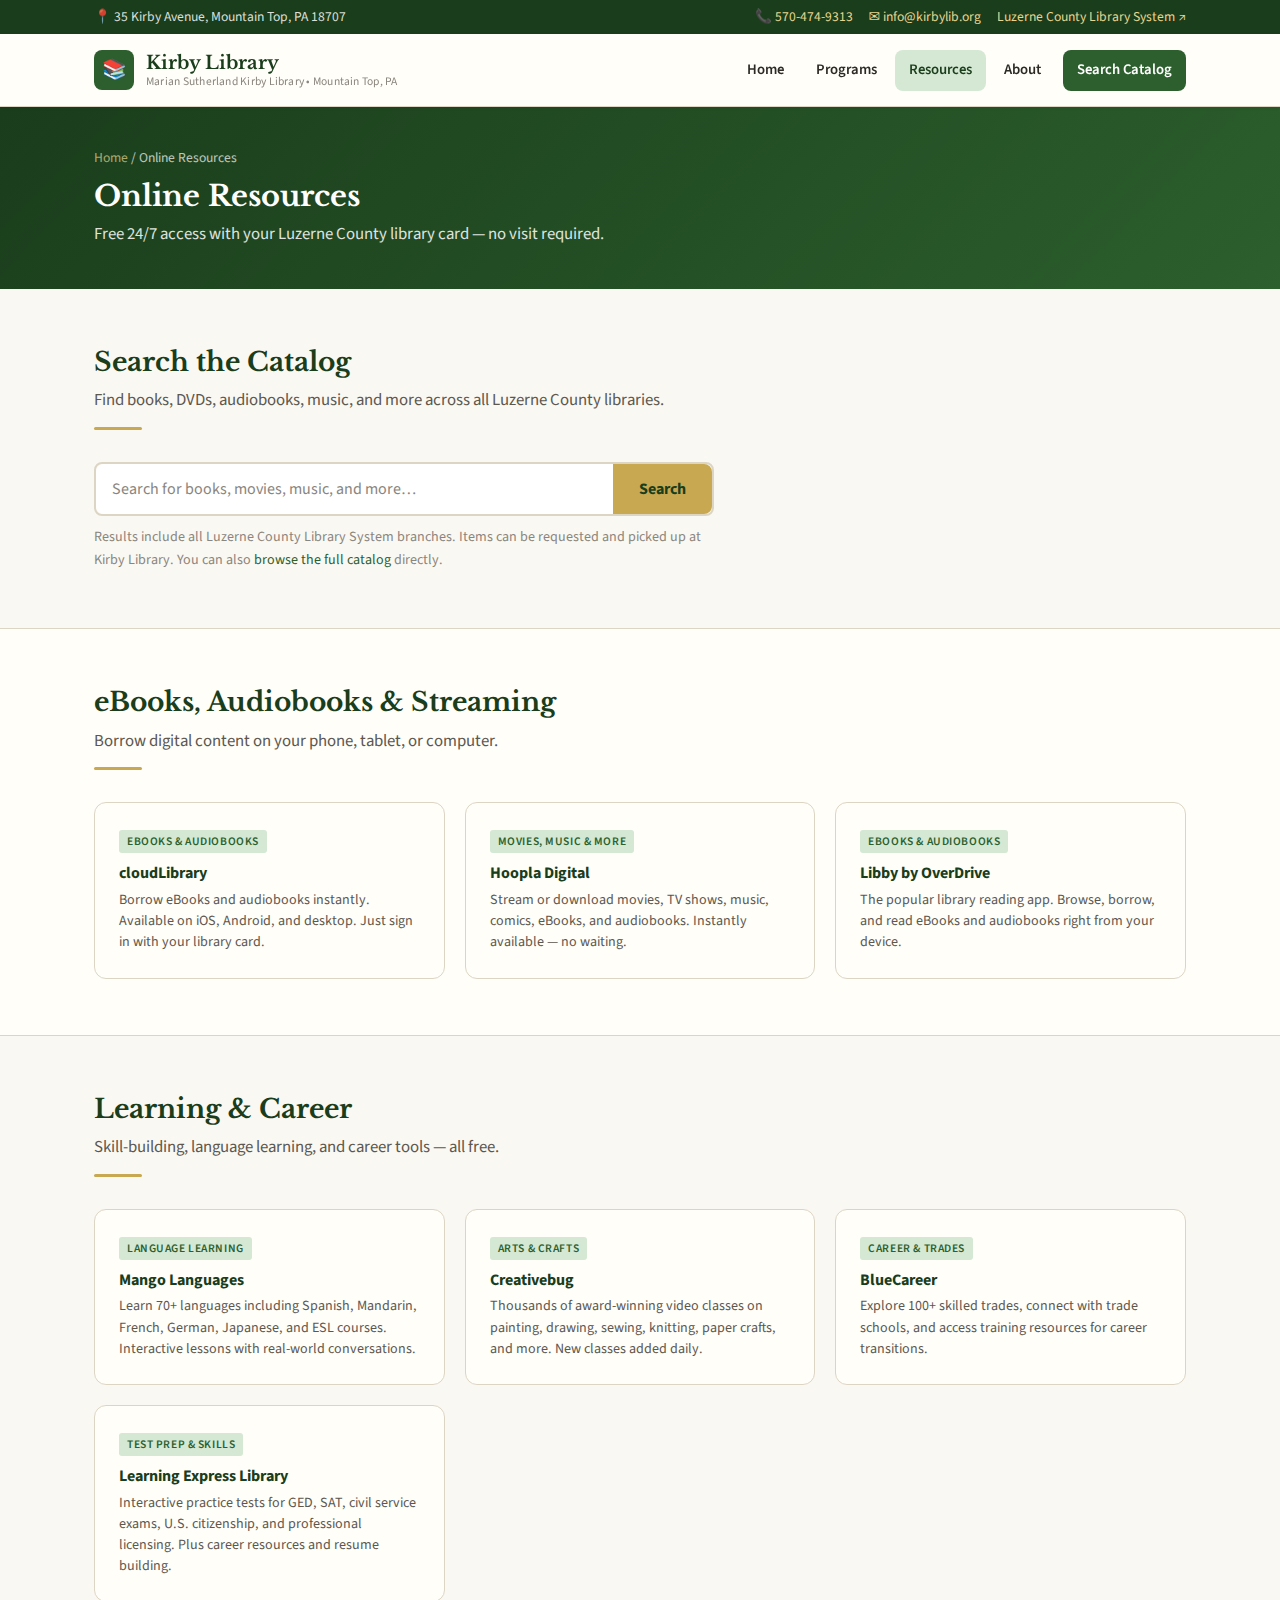
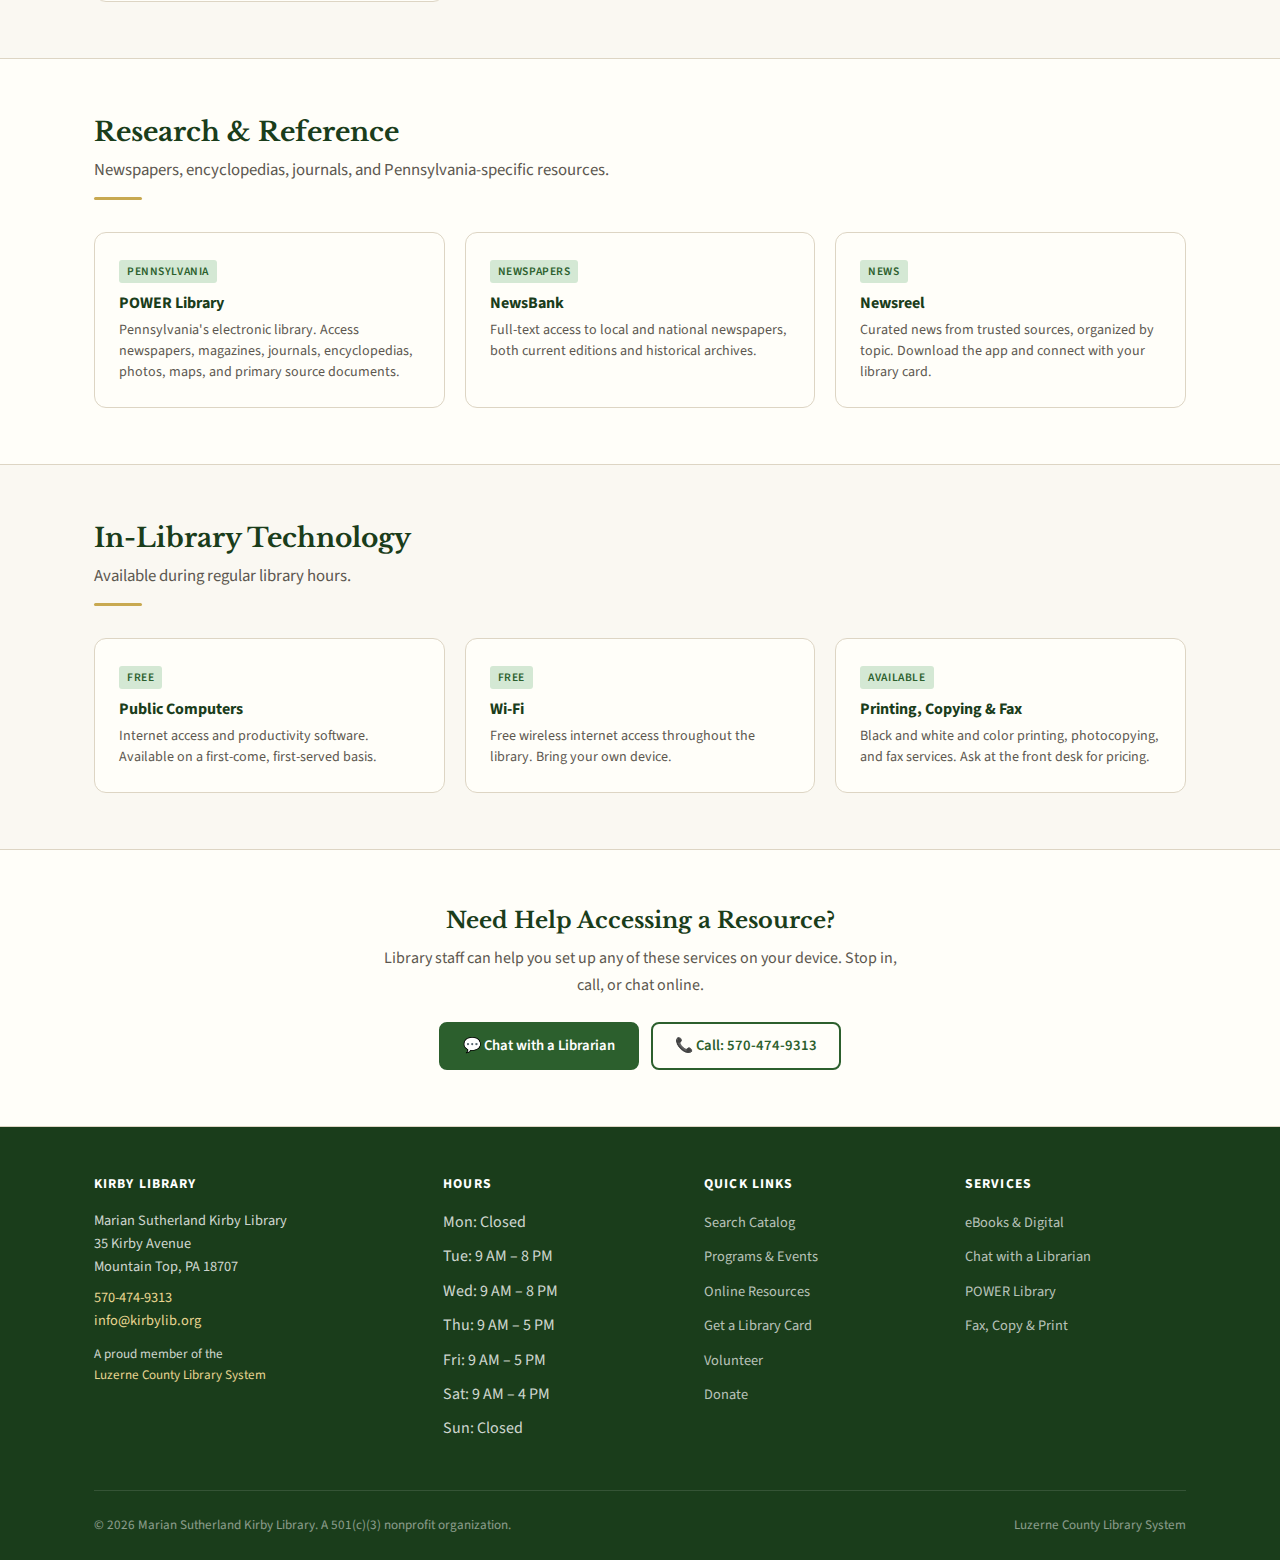
<file: resources.html>
<!DOCTYPE html>
<html lang="en">
<head>
  <meta charset="UTF-8">
  <meta name="viewport" content="width=device-width, initial-scale=1.0">
  <title>Online Resources — Kirby Library</title>
  <meta name="description" content="Free online resources available with your Luzerne County library card. eBooks, audiobooks, databases, language learning, career tools, and more.">
  <link rel="stylesheet" href="css/styles.css">
</head>
<body>

<a href="#main" class="skip-link">Skip to main content</a>

<!-- Top Bar -->
<div class="top-bar">
  <div class="container">
    <div class="top-bar-hours">
      <span>📍 35 Kirby Avenue, Mountain Top, PA 18707</span>
    </div>
    <div class="top-bar-contact">
      <a href="tel:570-474-9313">📞 570-474-9313</a>
      <a href="mailto:info@kirbylib.org">✉ info@kirbylib.org</a>
      <a href="https://luzernelibraries.org" target="_blank" rel="noopener">Luzerne County Library System ↗</a>
    </div>
  </div>
</div>

<!-- Header -->
<header class="site-header">
  <div class="container">
    <a href="index.html" class="site-logo">
      <div class="site-logo-icon">📚</div>
      <h1>
        Kirby Library
        <small>Marian Sutherland Kirby Library &bull; Mountain Top, PA</small>
      </h1>
    </a>
    <button class="nav-toggle" aria-label="Toggle navigation" onclick="document.querySelector('.main-nav').classList.toggle('open')">☰</button>
    <nav class="main-nav" aria-label="Main navigation">
      <ul>
        <li><a href="index.html">Home</a></li>
        <li><a href="programs.html">Programs</a></li>
        <li><a href="resources.html" class="active">Resources</a></li>
        <li><a href="about.html">About</a></li>
        <li><a href="https://luzerne.aspendiscovery.org" target="_blank" rel="noopener" class="nav-cta">Search Catalog</a></li>
      </ul>
    </nav>
  </div>
</header>

<main id="main">

<!-- Page Header -->
<section class="page-header">
  <div class="container">
    <div class="breadcrumb"><a href="index.html">Home</a> / Online Resources</div>
    <h2>Online Resources</h2>
    <p>Free 24/7 access with your Luzerne County library card — no visit required.</p>
  </div>
</section>

<!-- Catalog Search -->
<section class="section" id="catalog">
  <div class="container">
    <div class="section-header">
      <h2>Search the Catalog</h2>
      <p>Find books, DVDs, audiobooks, music, and more across all Luzerne County libraries.</p>
      <span class="section-line"></span>
    </div>

    <div style="max-width: 620px;">
      <form class="catalog-search-bar" action="https://luzerne.aspendiscovery.org/Union/Search" method="GET" target="_blank" style="border: 2px solid var(--color-border); border-radius: var(--radius);">
        <input type="hidden" name="searchSource" value="local">
        <input type="text" name="lookfor" placeholder="Search for books, movies, music, and more…" style="border: none; border-radius: var(--radius) 0 0 var(--radius);">
        <button type="submit" style="border-radius: 0 var(--radius) var(--radius) 0;">Search</button>
      </form>
      <p style="margin-top: 10px; font-size: 0.88rem; color: var(--color-text-muted);">
        Results include all Luzerne County Library System branches. Items can be requested and picked up at Kirby Library.
        You can also <a href="https://luzerne.aspendiscovery.org" target="_blank" rel="noopener">browse the full catalog</a> directly.
      </p>
    </div>
  </div>
</section>

<!-- Digital Services -->
<section class="section section-alt" id="digital-services">
  <div class="container">
    <div class="section-header">
      <h2>eBooks, Audiobooks &amp; Streaming</h2>
      <p>Borrow digital content on your phone, tablet, or computer.</p>
      <span class="section-line"></span>
    </div>

    <div class="resources-grid">

      <a href="https://www.yourcloudlibrary.com" target="_blank" rel="noopener" class="resource-card">
        <span class="resource-badge">eBooks &amp; Audiobooks</span>
        <h3>cloudLibrary</h3>
        <p>Borrow eBooks and audiobooks instantly. Available on iOS, Android, and desktop. Just sign in with your library card.</p>
      </a>

      <a href="https://www.hoopladigital.com" target="_blank" rel="noopener" class="resource-card">
        <span class="resource-badge">Movies, Music &amp; More</span>
        <h3>Hoopla Digital</h3>
        <p>Stream or download movies, TV shows, music, comics, eBooks, and audiobooks. Instantly available — no waiting.</p>
      </a>

      <a href="https://libbyapp.com" target="_blank" rel="noopener" class="resource-card">
        <span class="resource-badge">eBooks &amp; Audiobooks</span>
        <h3>Libby by OverDrive</h3>
        <p>The popular library reading app. Browse, borrow, and read eBooks and audiobooks right from your device.</p>
      </a>

    </div>
  </div>
</section>

<!-- Learning & Career -->
<section class="section" id="learning">
  <div class="container">
    <div class="section-header">
      <h2>Learning &amp; Career</h2>
      <p>Skill-building, language learning, and career tools — all free.</p>
      <span class="section-line"></span>
    </div>

    <div class="resources-grid">

      <a href="https://www.mangolanguages.com" target="_blank" rel="noopener" class="resource-card">
        <span class="resource-badge">Language Learning</span>
        <h3>Mango Languages</h3>
        <p>Learn 70+ languages including Spanish, Mandarin, French, German, Japanese, and ESL courses. Interactive lessons with real-world conversations.</p>
      </a>

      <a href="https://www.creativebug.com/lib/luzernelibraries" target="_blank" rel="noopener" class="resource-card">
        <span class="resource-badge">Arts &amp; Crafts</span>
        <h3>Creativebug</h3>
        <p>Thousands of award-winning video classes on painting, drawing, sewing, knitting, paper crafts, and more. New classes added daily.</p>
      </a>

      <a href="https://app.bluerecruit.us/library/welcome/wilkes-barre" target="_blank" rel="noopener" class="resource-card">
        <span class="resource-badge">Career &amp; Trades</span>
        <h3>BlueCareer</h3>
        <p>Explore 100+ skilled trades, connect with trade schools, and access training resources for career transitions.</p>
      </a>

      <a href="https://www.learningexpresshub.com" target="_blank" rel="noopener" class="resource-card">
        <span class="resource-badge">Test Prep &amp; Skills</span>
        <h3>Learning Express Library</h3>
        <p>Interactive practice tests for GED, SAT, civil service exams, U.S. citizenship, and professional licensing. Plus career resources and resume building.</p>
      </a>

    </div>
  </div>
</section>

<!-- Research & Reference -->
<section class="section section-alt" id="research">
  <div class="container">
    <div class="section-header">
      <h2>Research &amp; Reference</h2>
      <p>Newspapers, encyclopedias, journals, and Pennsylvania-specific resources.</p>
      <span class="section-line"></span>
    </div>

    <div class="resources-grid">

      <a href="https://www.powerlibrary.org/e-resources/?all=y&ID=PL1533" target="_blank" rel="noopener" class="resource-card">
        <span class="resource-badge">Pennsylvania</span>
        <h3>POWER Library</h3>
        <p>Pennsylvania's electronic library. Access newspapers, magazines, journals, encyclopedias, photos, maps, and primary source documents.</p>
      </a>

      <a href="https://infoweb.newsbank.com/apps/news/?p=NewsBank" target="_blank" rel="noopener" class="resource-card">
        <span class="resource-badge">Newspapers</span>
        <h3>NewsBank</h3>
        <p>Full-text access to local and national newspapers, both current editions and historical archives.</p>
      </a>

      <a href="https://newsreel.co/download" target="_blank" rel="noopener" class="resource-card">
        <span class="resource-badge">News</span>
        <h3>Newsreel</h3>
        <p>Curated news from trusted sources, organized by topic. Download the app and connect with your library card.</p>
      </a>

    </div>
  </div>
</section>

<!-- In-Library Services -->
<section class="section" id="in-library">
  <div class="container">
    <div class="section-header">
      <h2>In-Library Technology</h2>
      <p>Available during regular library hours.</p>
      <span class="section-line"></span>
    </div>

    <div class="resources-grid" style="grid-template-columns: repeat(auto-fit, minmax(240px, 1fr));">

      <div class="resource-card">
        <span class="resource-badge">Free</span>
        <h3>Public Computers</h3>
        <p>Internet access and productivity software. Available on a first-come, first-served basis.</p>
      </div>

      <div class="resource-card">
        <span class="resource-badge">Free</span>
        <h3>Wi-Fi</h3>
        <p>Free wireless internet access throughout the library. Bring your own device.</p>
      </div>

      <div class="resource-card">
        <span class="resource-badge">Available</span>
        <h3>Printing, Copying &amp; Fax</h3>
        <p>Black and white and color printing, photocopying, and fax services. Ask at the front desk for pricing.</p>
      </div>

    </div>
  </div>
</section>

<!-- Help CTA -->
<section class="section section-alt" style="text-align: center;">
  <div class="container">
    <h2 style="font-size: 1.4rem; margin-bottom: 10px;">Need Help Accessing a Resource?</h2>
    <p style="color: var(--color-text-light); max-width: 520px; margin: 0 auto 24px;">
      Library staff can help you set up any of these services on your device. Stop in, call, or chat online.
    </p>
    <div style="display: flex; gap: 12px; justify-content: center; flex-wrap: wrap;">
      <a href="https://luzernelibraries.org/chat-with-a-librarian/" target="_blank" rel="noopener" class="btn btn-primary">💬 Chat with a Librarian</a>
      <a href="tel:570-474-9313" class="btn btn-outline">📞 Call: 570-474-9313</a>
    </div>
  </div>
</section>

</main>

<!-- Footer -->
<footer class="site-footer">
  <div class="container">
    <div class="footer-grid">
      <div class="footer-col">
        <h4>Kirby Library</h4>
        <p>Marian Sutherland Kirby Library<br>35 Kirby Avenue<br>Mountain Top, PA 18707</p>
        <p><a href="tel:570-474-9313">570-474-9313</a><br><a href="mailto:info@kirbylib.org">info@kirbylib.org</a></p>
        <p style="margin-top: 12px; font-size: 0.82rem;">A proud member of the<br><a href="https://luzernelibraries.org" target="_blank" rel="noopener">Luzerne County Library System</a></p>
      </div>
      <div class="footer-col">
        <h4>Hours</h4>
        <ul>
          <li>Mon: Closed</li>
          <li>Tue: 9 AM – 8 PM</li>
          <li>Wed: 9 AM – 8 PM</li>
          <li>Thu: 9 AM – 5 PM</li>
          <li>Fri: 9 AM – 5 PM</li>
          <li>Sat: 9 AM – 4 PM</li>
          <li>Sun: Closed</li>
        </ul>
      </div>
      <div class="footer-col">
        <h4>Quick Links</h4>
        <ul>
          <li><a href="https://luzerne.aspendiscovery.org" target="_blank" rel="noopener">Search Catalog</a></li>
          <li><a href="programs.html">Programs &amp; Events</a></li>
          <li><a href="resources.html">Online Resources</a></li>
          <li><a href="about.html#library-card">Get a Library Card</a></li>
          <li><a href="about.html#volunteer">Volunteer</a></li>
          <li><a href="about.html#donate">Donate</a></li>
        </ul>
      </div>
      <div class="footer-col">
        <h4>Services</h4>
        <ul>
          <li><a href="resources.html#digital-services">eBooks &amp; Digital</a></li>
          <li><a href="https://luzernelibraries.org/chat-with-a-librarian/" target="_blank" rel="noopener">Chat with a Librarian</a></li>
          <li><a href="resources.html">POWER Library</a></li>
          <li><a href="about.html#services">Fax, Copy &amp; Print</a></li>
        </ul>
      </div>
    </div>
    <div class="footer-bottom">
      <p>&copy; 2026 Marian Sutherland Kirby Library. A 501(c)(3) nonprofit organization.</p>
      <p><a href="https://luzernelibraries.org" target="_blank" rel="noopener">Luzerne County Library System</a></p>
    </div>
  </div>
</footer>

</body>
</html>
</file>
<file: css/styles.css>
/* ============================================
   Marian Sutherland Kirby Library
   Mountain Top, PA
   ============================================ */

@import url('https://fonts.googleapis.com/css2?family=Libre+Baskerville:ital,wght@0,400;0,700;1,400&family=Source+Sans+3:ital,wght@0,300;0,400;0,600;0,700;1,400&display=swap');

/* --- Reset & Base --- */
*, *::before, *::after {
  box-sizing: border-box;
  margin: 0;
  padding: 0;
}

:root {
  --color-forest: #2c5f2d;
  --color-forest-dark: #1a3d1b;
  --color-forest-light: #4a8b4c;
  --color-sage: #8fbc8f;
  --color-sage-light: #d4e8d4;
  --color-cream: #faf8f2;
  --color-warm-white: #fffef9;
  --color-parchment: #f0ead6;
  --color-gold: #c8a951;
  --color-gold-light: #e8d590;
  --color-text: #2d2a26;
  --color-text-light: #5c574f;
  --color-text-muted: #8a857d;
  --color-border: #ddd5c4;
  --color-link: #2c5f2d;
  --color-link-hover: #1a3d1b;
  --color-accent: #b85c38;
  --color-accent-light: #e8d2c4;

  --font-display: 'Libre Baskerville', Georgia, 'Times New Roman', serif;
  --font-body: 'Source Sans 3', 'Segoe UI', system-ui, sans-serif;

  --max-width: 1140px;
  --header-height: 72px;

  --shadow-sm: 0 1px 3px rgba(0,0,0,0.08);
  --shadow-md: 0 4px 12px rgba(0,0,0,0.1);
  --shadow-lg: 0 8px 30px rgba(0,0,0,0.12);
  --radius: 8px;
  --radius-lg: 12px;
}

html {
  scroll-behavior: smooth;
  font-size: 16px;
}

body {
  font-family: var(--font-body);
  color: var(--color-text);
  background: var(--color-cream);
  line-height: 1.65;
  -webkit-font-smoothing: antialiased;
}

img { max-width: 100%; height: auto; display: block; }
a { color: var(--color-link); text-decoration: none; transition: color 0.2s; }
a:hover { color: var(--color-link-hover); }

h1, h2, h3, h4 {
  font-family: var(--font-display);
  color: var(--color-forest-dark);
  line-height: 1.3;
}

.container {
  max-width: var(--max-width);
  margin: 0 auto;
  padding: 0 24px;
}

/* --- Skip Link (Accessibility) --- */
.skip-link {
  position: absolute;
  top: -100%;
  left: 16px;
  background: var(--color-forest);
  color: #fff;
  padding: 8px 16px;
  border-radius: var(--radius);
  z-index: 9999;
  font-weight: 600;
}
.skip-link:focus {
  top: 8px;
  color: #fff;
}

/* --- Top Bar --- */
.top-bar {
  background: var(--color-forest-dark);
  color: rgba(255,255,255,0.85);
  font-size: 0.85rem;
  padding: 6px 0;
}
.top-bar .container {
  display: flex;
  justify-content: space-between;
  align-items: center;
  flex-wrap: wrap;
  gap: 8px;
}
.top-bar a {
  color: var(--color-gold-light);
}
.top-bar a:hover {
  color: #fff;
}
.top-bar-hours {
  display: flex;
  align-items: center;
  gap: 6px;
}
.top-bar-contact {
  display: flex;
  gap: 16px;
  align-items: center;
}

/* --- Header --- */
.site-header {
  background: var(--color-warm-white);
  border-bottom: 1px solid var(--color-border);
  position: sticky;
  top: 0;
  z-index: 100;
  box-shadow: var(--shadow-sm);
}
.site-header .container {
  display: flex;
  align-items: center;
  justify-content: space-between;
  height: var(--header-height);
}
.site-logo {
  display: flex;
  align-items: center;
  gap: 12px;
}
.site-logo-icon {
  width: 40px;
  height: 40px;
  background: var(--color-forest);
  border-radius: var(--radius);
  display: flex;
  align-items: center;
  justify-content: center;
  color: #fff;
  font-size: 20px;
  flex-shrink: 0;
}
.site-logo h1 {
  font-size: 1.15rem;
  font-weight: 700;
  color: var(--color-forest-dark);
  line-height: 1.2;
}
.site-logo h1 small {
  display: block;
  font-family: var(--font-body);
  font-size: 0.72rem;
  font-weight: 400;
  color: var(--color-text-muted);
  letter-spacing: 0.02em;
}

/* --- Navigation --- */
.main-nav ul {
  list-style: none;
  display: flex;
  gap: 4px;
  align-items: center;
}
.main-nav a {
  display: block;
  padding: 8px 14px;
  font-size: 0.92rem;
  font-weight: 600;
  color: var(--color-text);
  border-radius: var(--radius);
  transition: background 0.2s, color 0.2s;
}
.main-nav a:hover,
.main-nav a.active {
  background: var(--color-sage-light);
  color: var(--color-forest-dark);
}
.main-nav a.nav-cta {
  background: var(--color-forest);
  color: #fff;
  margin-left: 4px;
}
.main-nav a.nav-cta:hover {
  background: var(--color-forest-dark);
  color: #fff;
}

/* Mobile nav toggle */
.nav-toggle {
  display: none;
  background: none;
  border: none;
  cursor: pointer;
  padding: 8px;
  color: var(--color-forest);
  font-size: 24px;
}

/* --- Hero --- */
.hero {
  background: linear-gradient(135deg, var(--color-forest-dark) 0%, var(--color-forest) 50%, var(--color-forest-light) 100%);
  color: #fff;
  padding: 64px 0 56px;
  position: relative;
  overflow: hidden;
}
.hero::before {
  content: '';
  position: absolute;
  inset: 0;
  background:
    radial-gradient(circle at 20% 50%, rgba(255,255,255,0.06) 0%, transparent 50%),
    radial-gradient(circle at 80% 20%, rgba(200,169,81,0.1) 0%, transparent 40%);
}
.hero .container {
  position: relative;
  z-index: 1;
}
.hero-content {
  max-width: 680px;
}
.hero h2 {
  font-size: 2.2rem;
  color: #fff;
  margin-bottom: 12px;
  text-shadow: 0 2px 4px rgba(0,0,0,0.2);
}
.hero p {
  font-size: 1.1rem;
  opacity: 0.9;
  margin-bottom: 28px;
  line-height: 1.6;
}

/* --- Catalog Search --- */
.catalog-search {
  background: rgba(255,255,255,0.12);
  backdrop-filter: blur(8px);
  border: 1px solid rgba(255,255,255,0.2);
  border-radius: var(--radius-lg);
  padding: 24px;
  max-width: 600px;
}
.catalog-search label {
  display: block;
  font-weight: 600;
  font-size: 0.95rem;
  margin-bottom: 8px;
  letter-spacing: 0.01em;
}
.catalog-search-bar {
  display: flex;
  gap: 0;
}
.catalog-search-bar input {
  flex: 1;
  padding: 12px 16px;
  border: 2px solid rgba(255,255,255,0.3);
  border-right: none;
  border-radius: var(--radius) 0 0 var(--radius);
  font-size: 1rem;
  font-family: var(--font-body);
  background: rgba(255,255,255,0.95);
  color: var(--color-text);
  outline: none;
  transition: border-color 0.2s;
}
.catalog-search-bar input::placeholder {
  color: var(--color-text-muted);
}
.catalog-search-bar input:focus {
  border-color: var(--color-gold);
}
.catalog-search-bar button {
  padding: 12px 24px;
  background: var(--color-gold);
  color: var(--color-forest-dark);
  border: 2px solid var(--color-gold);
  border-radius: 0 var(--radius) var(--radius) 0;
  font-size: 1rem;
  font-weight: 700;
  font-family: var(--font-body);
  cursor: pointer;
  transition: background 0.2s;
  white-space: nowrap;
}
.catalog-search-bar button:hover {
  background: var(--color-gold-light);
}
.catalog-search-hint {
  margin-top: 8px;
  font-size: 0.82rem;
  opacity: 0.7;
}
.catalog-search-hint a {
  color: var(--color-gold-light);
  text-decoration: underline;
}

/* --- Quick Links Grid --- */
.quick-links {
  padding: 48px 0;
}
.quick-links-grid {
  display: grid;
  grid-template-columns: repeat(auto-fit, minmax(240px, 1fr));
  gap: 20px;
}
.quick-link-card {
  background: var(--color-warm-white);
  border: 1px solid var(--color-border);
  border-radius: var(--radius-lg);
  padding: 28px 24px;
  display: flex;
  align-items: flex-start;
  gap: 16px;
  transition: box-shadow 0.25s, transform 0.25s;
  text-decoration: none;
  color: inherit;
}
.quick-link-card:hover {
  box-shadow: var(--shadow-md);
  transform: translateY(-2px);
  color: inherit;
}
.quick-link-icon {
  width: 48px;
  height: 48px;
  background: var(--color-sage-light);
  border-radius: var(--radius);
  display: flex;
  align-items: center;
  justify-content: center;
  font-size: 22px;
  flex-shrink: 0;
  color: var(--color-forest);
}
.quick-link-card h3 {
  font-family: var(--font-body);
  font-size: 1.05rem;
  font-weight: 700;
  margin-bottom: 4px;
  color: var(--color-forest-dark);
}
.quick-link-card p {
  font-size: 0.88rem;
  color: var(--color-text-light);
  line-height: 1.5;
}

/* --- Section Styles --- */
.section {
  padding: 56px 0;
}
.section-alt {
  background: var(--color-warm-white);
  border-top: 1px solid var(--color-border);
  border-bottom: 1px solid var(--color-border);
}
.section-header {
  margin-bottom: 32px;
}
.section-header h2 {
  font-size: 1.65rem;
  margin-bottom: 8px;
}
.section-header p {
  color: var(--color-text-light);
  font-size: 1.05rem;
}
.section-header .section-line {
  display: block;
  width: 48px;
  height: 3px;
  background: var(--color-gold);
  border-radius: 2px;
  margin-top: 12px;
}

/* --- Hours Card --- */
.hours-card {
  background: var(--color-warm-white);
  border: 1px solid var(--color-border);
  border-radius: var(--radius-lg);
  overflow: hidden;
  box-shadow: var(--shadow-sm);
}
.hours-card-header {
  background: var(--color-forest);
  color: #fff;
  padding: 16px 24px;
  font-family: var(--font-display);
  font-size: 1.1rem;
  font-weight: 700;
}
.hours-table {
  width: 100%;
  border-collapse: collapse;
}
.hours-table tr {
  border-bottom: 1px solid var(--color-border);
}
.hours-table tr:last-child {
  border-bottom: none;
}
.hours-table td {
  padding: 12px 24px;
  font-size: 0.95rem;
}
.hours-table td:first-child {
  font-weight: 600;
  color: var(--color-forest-dark);
  width: 45%;
}
.hours-table td:last-child {
  color: var(--color-text-light);
}
.hours-table tr.closed td {
  color: var(--color-text-muted);
  font-style: italic;
}
.hours-today {
  background: var(--color-sage-light);
}

/* --- Programs --- */
.programs-grid {
  display: grid;
  grid-template-columns: repeat(auto-fit, minmax(300px, 1fr));
  gap: 24px;
}
.program-card {
  background: var(--color-warm-white);
  border: 1px solid var(--color-border);
  border-radius: var(--radius-lg);
  padding: 28px;
  transition: box-shadow 0.25s;
}
.program-card:hover {
  box-shadow: var(--shadow-md);
}
.program-card-tag {
  display: inline-block;
  font-size: 0.75rem;
  font-weight: 700;
  text-transform: uppercase;
  letter-spacing: 0.06em;
  padding: 4px 10px;
  border-radius: 4px;
  margin-bottom: 12px;
}
.tag-children {
  background: #e8f0fe;
  color: #1a56db;
}
.tag-teens {
  background: #fce8f3;
  color: #c026d3;
}
.tag-adults {
  background: #fef3c7;
  color: #a16207;
}
.tag-all-ages {
  background: var(--color-sage-light);
  color: var(--color-forest-dark);
}
.program-card h3 {
  font-family: var(--font-body);
  font-size: 1.1rem;
  font-weight: 700;
  margin-bottom: 8px;
  color: var(--color-forest-dark);
}
.program-card .program-time {
  font-size: 0.88rem;
  color: var(--color-text-muted);
  margin-bottom: 8px;
  display: flex;
  align-items: center;
  gap: 6px;
}
.program-card p {
  font-size: 0.92rem;
  color: var(--color-text-light);
  line-height: 1.55;
}

/* --- Resources List --- */
.resources-grid {
  display: grid;
  grid-template-columns: repeat(auto-fit, minmax(280px, 1fr));
  gap: 20px;
}
.resource-card {
  background: var(--color-warm-white);
  border: 1px solid var(--color-border);
  border-radius: var(--radius-lg);
  padding: 24px;
  display: block;
  transition: box-shadow 0.25s, transform 0.25s;
  color: inherit;
}
.resource-card:hover {
  box-shadow: var(--shadow-md);
  transform: translateY(-2px);
  color: inherit;
}
.resource-card h3 {
  font-family: var(--font-body);
  font-weight: 700;
  font-size: 1rem;
  margin-bottom: 6px;
  color: var(--color-forest-dark);
}
.resource-card p {
  font-size: 0.88rem;
  color: var(--color-text-light);
  line-height: 1.5;
}
.resource-card .resource-badge {
  display: inline-block;
  font-size: 0.72rem;
  font-weight: 600;
  text-transform: uppercase;
  letter-spacing: 0.05em;
  color: var(--color-forest);
  background: var(--color-sage-light);
  padding: 2px 8px;
  border-radius: 3px;
  margin-bottom: 10px;
}

/* --- Info Grid (About / Volunteer / etc) --- */
.info-grid {
  display: grid;
  grid-template-columns: 1fr 1fr;
  gap: 32px;
  align-items: start;
}
.info-block {
  background: var(--color-warm-white);
  border: 1px solid var(--color-border);
  border-radius: var(--radius-lg);
  padding: 32px;
}
.info-block h3 {
  font-size: 1.2rem;
  margin-bottom: 12px;
}
.info-block p {
  color: var(--color-text-light);
  margin-bottom: 12px;
  line-height: 1.6;
}
.info-block p:last-child {
  margin-bottom: 0;
}

/* --- Buttons --- */
.btn {
  display: inline-flex;
  align-items: center;
  gap: 8px;
  padding: 10px 22px;
  font-family: var(--font-body);
  font-size: 0.92rem;
  font-weight: 600;
  border-radius: var(--radius);
  border: 2px solid transparent;
  cursor: pointer;
  transition: all 0.2s;
  text-decoration: none;
}
.btn-primary {
  background: var(--color-forest);
  color: #fff;
  border-color: var(--color-forest);
}
.btn-primary:hover {
  background: var(--color-forest-dark);
  border-color: var(--color-forest-dark);
  color: #fff;
}
.btn-outline {
  background: transparent;
  color: var(--color-forest);
  border-color: var(--color-forest);
}
.btn-outline:hover {
  background: var(--color-forest);
  color: #fff;
}
.btn-gold {
  background: var(--color-gold);
  color: var(--color-forest-dark);
  border-color: var(--color-gold);
}
.btn-gold:hover {
  background: var(--color-gold-light);
  border-color: var(--color-gold-light);
  color: var(--color-forest-dark);
}

/* --- Announcement Banner --- */
.announcement {
  background: var(--color-parchment);
  border-bottom: 1px solid var(--color-border);
  padding: 10px 0;
  text-align: center;
  font-size: 0.9rem;
  color: var(--color-text-light);
}
.announcement strong {
  color: var(--color-accent);
}

/* --- Footer --- */
.site-footer {
  background: var(--color-forest-dark);
  color: rgba(255,255,255,0.8);
  padding: 48px 0 24px;
}
.footer-grid {
  display: grid;
  grid-template-columns: 1.4fr 1fr 1fr 1fr;
  gap: 40px;
  margin-bottom: 40px;
}
.footer-col h4 {
  color: #fff;
  font-family: var(--font-body);
  font-size: 0.85rem;
  font-weight: 700;
  text-transform: uppercase;
  letter-spacing: 0.08em;
  margin-bottom: 16px;
}
.footer-col p {
  font-size: 0.9rem;
  line-height: 1.6;
  margin-bottom: 8px;
}
.footer-col a {
  color: var(--color-gold-light);
}
.footer-col a:hover {
  color: #fff;
}
.footer-col ul {
  list-style: none;
}
.footer-col ul li {
  margin-bottom: 8px;
}
.footer-col ul a {
  font-size: 0.9rem;
  color: rgba(255,255,255,0.7);
  transition: color 0.2s;
}
.footer-col ul a:hover {
  color: #fff;
}
.footer-bottom {
  border-top: 1px solid rgba(255,255,255,0.12);
  padding-top: 24px;
  display: flex;
  justify-content: space-between;
  align-items: center;
  flex-wrap: wrap;
  gap: 12px;
  font-size: 0.82rem;
  color: rgba(255,255,255,0.5);
}
.footer-bottom a {
  color: rgba(255,255,255,0.5);
}
.footer-bottom a:hover {
  color: var(--color-gold-light);
}

/* --- Page Header (inner pages) --- */
.page-header {
  background: linear-gradient(135deg, var(--color-forest-dark), var(--color-forest));
  color: #fff;
  padding: 40px 0;
}
.page-header h2 {
  font-size: 1.8rem;
  color: #fff;
  margin-bottom: 6px;
}
.page-header p {
  font-size: 1.05rem;
  opacity: 0.85;
}
.breadcrumb {
  font-size: 0.85rem;
  margin-bottom: 8px;
  opacity: 0.7;
}
.breadcrumb a {
  color: var(--color-gold-light);
}

/* --- Content Page --- */
.content-page {
  padding: 48px 0;
}
.content-page .content-body {
  max-width: 780px;
}
.content-body h3 {
  font-size: 1.3rem;
  margin-top: 32px;
  margin-bottom: 12px;
}
.content-body p {
  margin-bottom: 16px;
  color: var(--color-text-light);
  line-height: 1.7;
}
.content-body ul {
  margin-bottom: 16px;
  padding-left: 24px;
}
.content-body ul li {
  margin-bottom: 8px;
  color: var(--color-text-light);
}

/* --- Donate Banner --- */
.donate-banner {
  background: linear-gradient(135deg, var(--color-accent), #d47a58);
  color: #fff;
  padding: 40px 0;
  text-align: center;
}
.donate-banner h2 {
  color: #fff;
  font-size: 1.5rem;
  margin-bottom: 10px;
}
.donate-banner p {
  font-size: 1.05rem;
  opacity: 0.9;
  margin-bottom: 20px;
  max-width: 560px;
  margin-left: auto;
  margin-right: auto;
}
.donate-banner .btn {
  background: #fff;
  color: var(--color-accent);
  border-color: #fff;
  font-weight: 700;
}
.donate-banner .btn:hover {
  background: var(--color-parchment);
  border-color: var(--color-parchment);
  color: var(--color-accent);
}

/* --- Responsive --- */
@media (max-width: 900px) {
  .footer-grid {
    grid-template-columns: 1fr 1fr;
  }
  .info-grid {
    grid-template-columns: 1fr;
  }
}

@media (max-width: 768px) {
  :root {
    --header-height: 60px;
  }

  .top-bar .container {
    justify-content: center;
    text-align: center;
  }
  .top-bar-contact { display: none; }

  .nav-toggle { display: block; }

  .main-nav {
    display: none;
    position: absolute;
    top: var(--header-height);
    left: 0;
    right: 0;
    background: var(--color-warm-white);
    border-bottom: 1px solid var(--color-border);
    box-shadow: var(--shadow-md);
    padding: 12px;
  }
  .main-nav.open { display: block; }
  .main-nav ul {
    flex-direction: column;
    gap: 2px;
  }
  .main-nav a {
    padding: 12px 16px;
  }

  .hero { padding: 40px 0 36px; }
  .hero h2 { font-size: 1.6rem; }

  .quick-links-grid {
    grid-template-columns: 1fr;
  }

  .footer-grid {
    grid-template-columns: 1fr;
    gap: 28px;
  }
  .footer-bottom {
    flex-direction: column;
    text-align: center;
  }

  .programs-grid {
    grid-template-columns: 1fr;
  }
}
</file>
